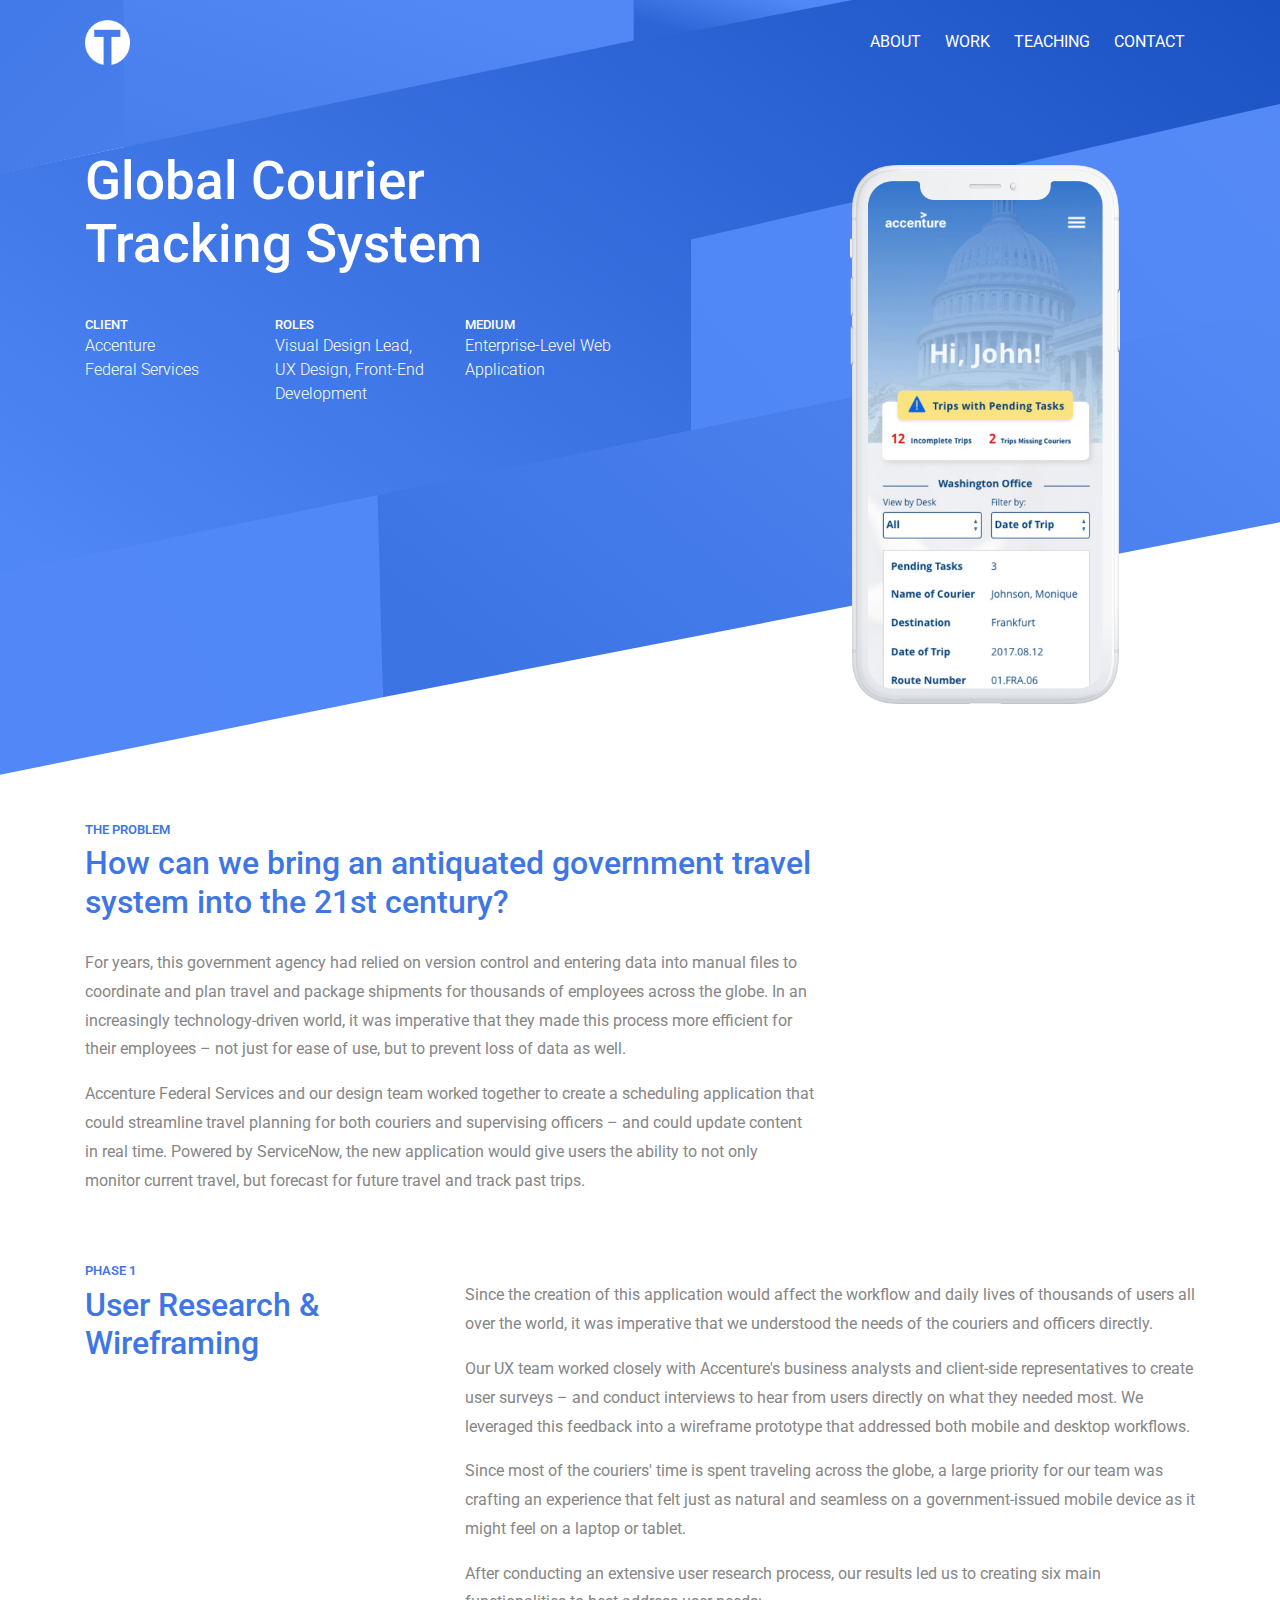
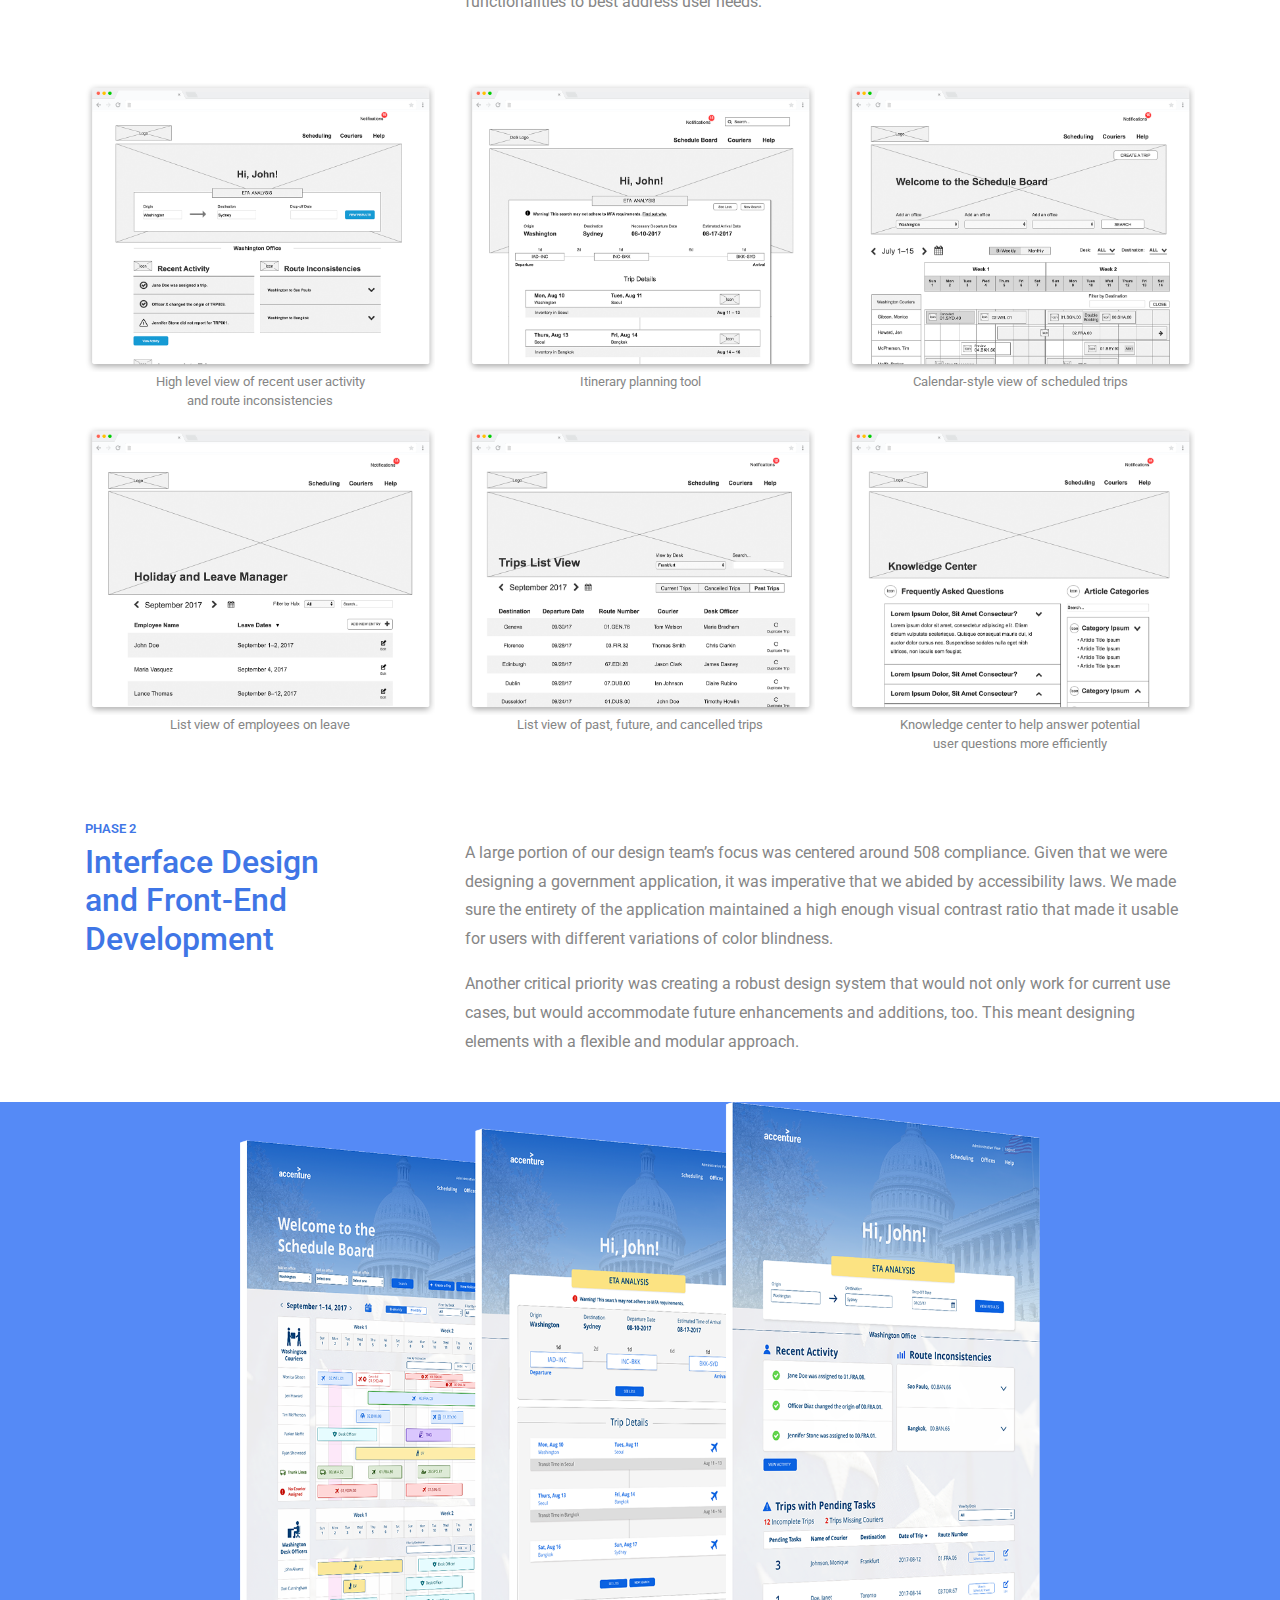
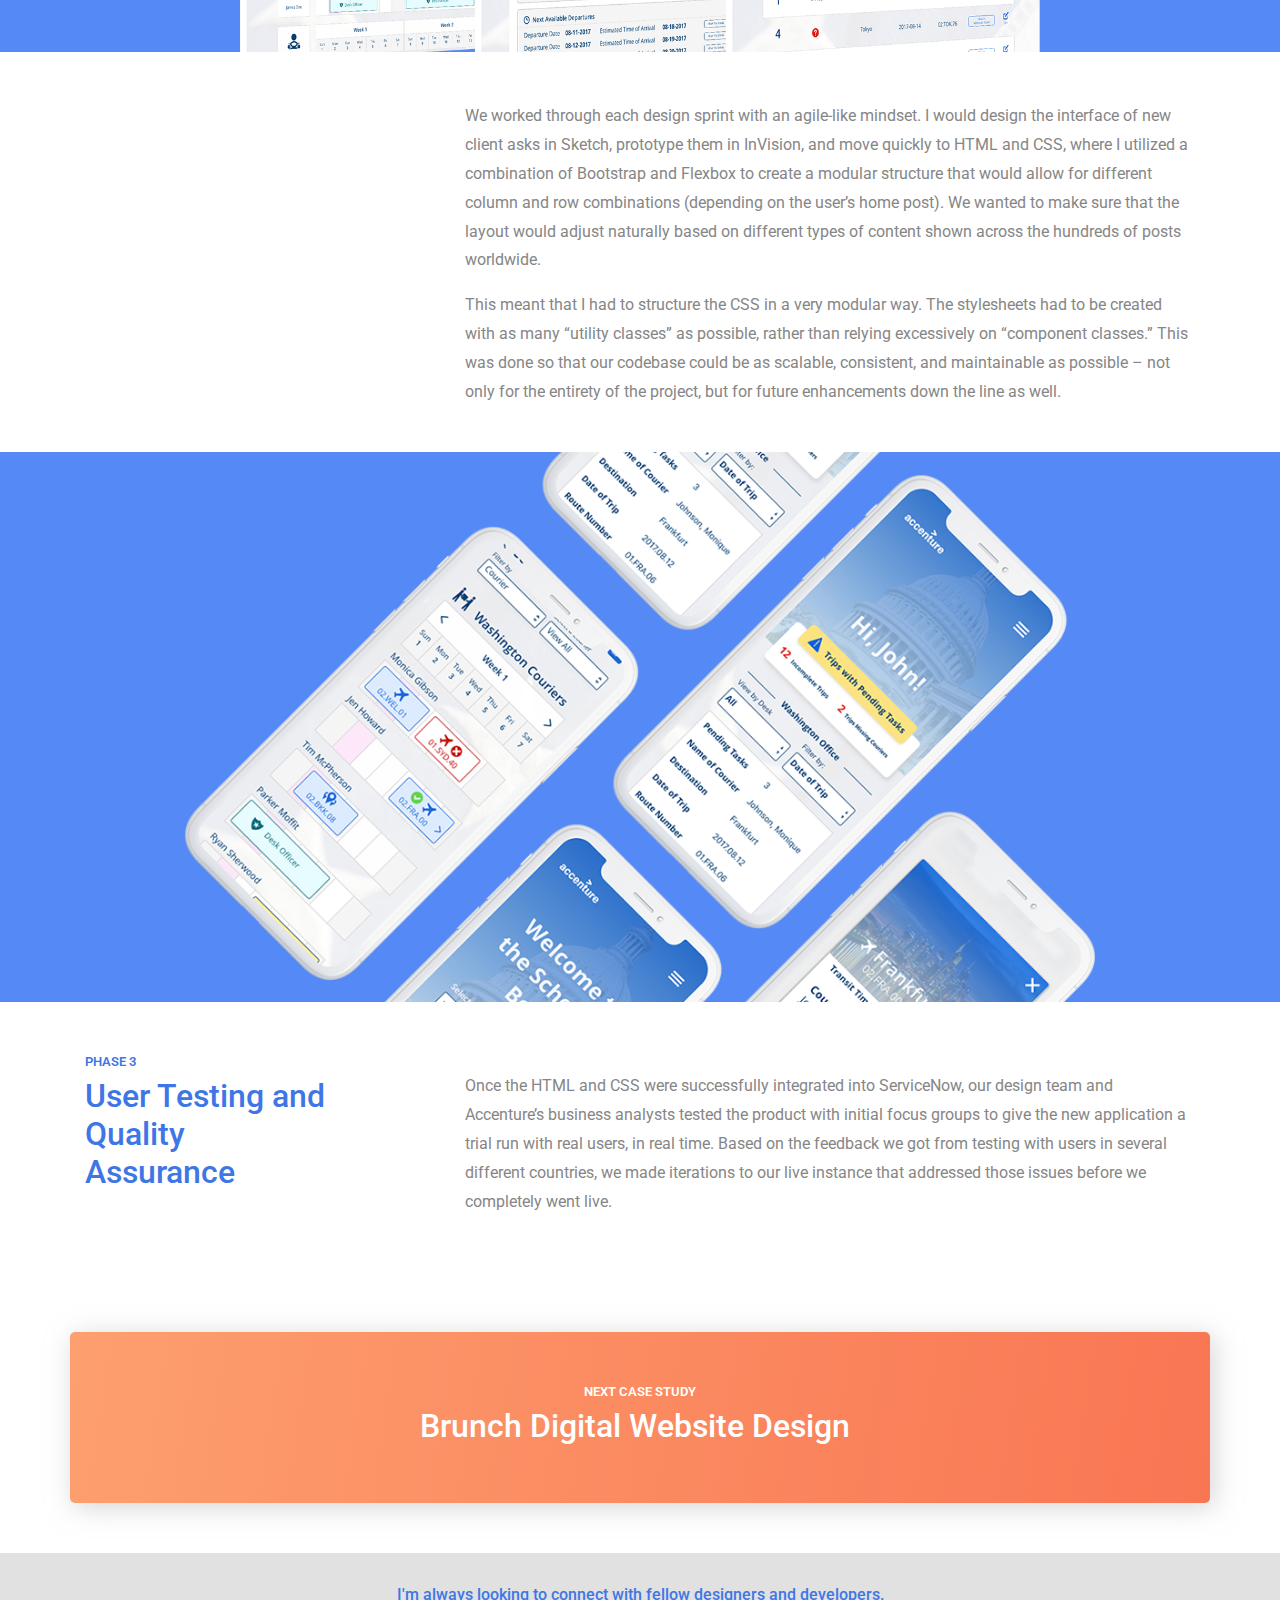
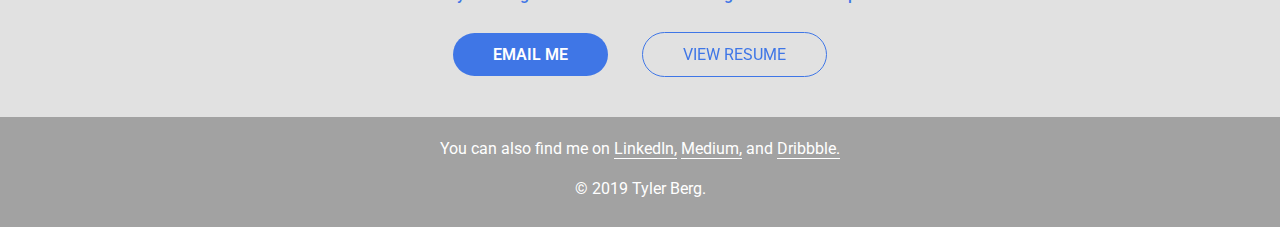
<file: accenture.html>
<!doctype html>
<html lang="en">
  <head>
    <meta charset="utf-8">
    <meta name="viewport" content="width=device-width, initial-scale=1, shrink-to-fit=no">
    <!--Link to favicon-->
    <link rel="icon" href="images/favicon.png">
    <!--CSS Stylesheet links-->
  	<link rel="stylesheet" href="css/bootstrap.css">
  	<link rel="stylesheet" href="css/styles.css">
    <link rel="stylesheet" href="css/animation.css">
    <link rel="stylesheet" href="css/animate.min.css">
    <!--link to google font-->
    <link href="https://fonts.googleapis.com/css?family=Roboto:300,400,500,700,900" rel="stylesheet">
    <!--links to icon font-->
    <link rel="stylesheet" href="https://use.fontawesome.com/releases/v5.5.0/css/all.css" integrity="sha384-B4dIYHKNBt8Bc12p+WXckhzcICo0wtJAoU8YZTY5qE0Id1GSseTk6S+L3BlXeVIU" crossorigin="anonymous">
    <title>Tyler Berg, Interactive Designer</title>
    <script src="http://code.jquery.com/jquery-1.10.1.min.js"></script>
    <script src="js/smooth-scroll.js"></script>
  </head>

<body>

  <div class="afs-wrap">
    <div class="container">
      <div class="row">
        <div class="col-md-12">
          <nav>
            <a href="index.html">
              <img class="tb-logo" src="images/tb-logo-wht.png">
            </a>
            <ul class="nav-elements">
              <li><a data-scroll href="index.html#about">About</a></li>
              <li><a data-scroll href="index.html#projects">Work</a></li>
              <li><a href="http://tylerberg.co/gdes210/" target="_blank">Teaching</a></li>
              <li><a data-scroll href="#contact">Contact</a></li>
            </ul>
          </nav>
        </div>
        <div class="col-md-6 animated fadeInLeft">
          <h1 class="case-title">Global Courier<br>Tracking System</h1>
        </div>
      </div>

      <div class="row animated fadeInLeft">
        <div class="col-md-2">
          <p class="case-category">Client</p>
          <p class="case-value">Accenture <br>Federal Services</p>
        </div>
        <div class="col-md-2">
          <p class="case-category">Roles</p>
          <p class="case-value">Visual Design Lead, UX Design, Front-End Development</p>
        </div>
        <div class="col-md-2">
          <p class="case-category">Medium</p>
          <p class="case-value">Enterprise-Level Web Application</p>
        </div>

        <div class="col-md-6 afs-hero animated fadeInRight">
          <img src="images/afs-hero-2.png">
        </div>
      </div>

      <div class="row arrow-mobile">
        <div class="col-md-6">
          <i class="fas fa-long-arrow-alt-down grey-arrow floating"></i>
        </div>
      </div>
    </div>
  </div>

  <div class="container pt20">
    <div class="row">
      <div class="col-md-8 case-intro-afs">
        <p class="afs-blue sm-subhead">The Problem</p>
        <h3 class="afs-blue pb20">How can we bring an antiquated government travel system into the 21st century?</h3>
        <p class="grey lg-line-sp">For years, this government agency had relied on version control and entering data into manual files to coordinate and plan travel and package shipments for thousands of employees across the globe. In an increasingly technology-driven world, it was imperative that they made this process more efficient for their employees – not just for ease of use, but to prevent loss of data as well.</p>
        <p class="grey lg-line-sp"> Accenture Federal Services and our design team worked together to create a scheduling application that could streamline travel planning for both couriers and supervising officers – and could update content in real time. Powered by ServiceNow, the new application would give users the ability to not only monitor current travel, but forecast for future travel and track past trips. </p>
      </div>
    </div>
  </div>


  <div class="container">
    <!-- wireframing-->
    <div class="row">
      <div class="col-md-3 afs-blue">
        <p class="sm-subhead">Phase 1</p>
        <h3>User Research &amp; Wireframing</h3>
      </div>

      <div class="col-md-8 offset-md-1 grey pt20">
        <p class="lg-line-sp">Since the creation of this application would affect the workflow and daily lives of thousands of users all over the world, it was imperative that we understood the needs of the couriers and officers directly. </p>
        <p class="lg-line-sp">Our UX team worked closely with Accenture's business analysts and client-side representatives to create user surveys – and conduct interviews to hear from users directly on what they needed most. We leveraged this feedback into a wireframe prototype that addressed both mobile and desktop workflows.</p>
        <p class="lg-line-sp">Since most of the couriers' time is spent traveling across the globe, a large priority for our team was crafting an experience that felt just as natural and seamless on a government-issued mobile device as it might feel on a laptop or tablet. </p>
        <p class="lg-line-sp"> After conducting an extensive user research process, our results led us to creating six main functionalities to best address user needs:</p>
      </div>
    </div>

    <div class="row mt50">
      <div class="col-md-4 wf-screenshot">
        <img src="images/afs-wf-home.png">
        <p class="img-caption grey">High level view of recent user activity <br>and route inconsistencies</p>
      </div>
      <div class="col-md-4 wf-screenshot">
        <img src="images/afs-eta.png">
        <p class="img-caption grey">Itinerary planning tool</p>
      </div>
      <div class="col-md-4 wf-screenshot">
        <img src="images/afs-sb.png">
        <p class="img-caption grey">Calendar-style view of scheduled trips</p>
      </div>
      <div class="col-md-4 wf-screenshot">
        <img src="images/afs-leave.png">
        <p class="img-caption grey">List view of employees on leave</p>
      </div>
      <div class="col-md-4 wf-screenshot">
        <img src="images/afs-trips.png">
        <p class="img-caption grey"> List view of past, future, and cancelled trips </p>
      </div>
      <div class="col-md-4 wf-screenshot">
        <img src="images/afs-kb.png">
        <p class="img-caption grey">Knowledge center to help answer potential <br> user questions more efficiently</p>
      </div>
    </div>


<!-- interface design-->
  <div class="row mt50">
    <div class="col-md-3 afs-blue">
      <p class="sm-subhead">Phase 2</p>
      <h3>Interface Design and Front-End Development</h3>
    </div>

    <div class="col-md-8 offset-md-1 grey pt20">
      <p class="lg-line-sp">A large portion of our design team’s focus was centered around 508 compliance. Given that we were designing a government application, it was imperative that we abided by accessibility laws. We made sure the entirety of the application maintained a high enough visual contrast ratio that made it usable for users with different variations of color blindness. </p>
      <p class="lg-line-sp">Another critical priority was creating a robust design system that would not only work for current use cases, but would accommodate future enhancements and additions, too. This meant designing elements with a flexible and modular approach. </p>
    </div>
  </div>
</div>


<div class="afs-ui-wrap mt30">
</div>


<div class="container">
  <div class="row mt50">
    <div class="col-md-8 offset-md-4 grey">
      <p class="lg-line-sp">We worked through each design sprint with an agile-like mindset. I would design the interface of new client asks in Sketch, prototype them in InVision, and move quickly to HTML and CSS, where I utilized a combination of Bootstrap and Flexbox to create a modular structure that would allow for different column and row combinations (depending on the user’s home post). We wanted to make sure that the layout would adjust naturally based on different types of content shown across the hundreds of posts worldwide. </p>
      <p class="lg-line-sp">This meant that I had to structure the CSS in a very modular way. The stylesheets had to be created with as many “utility classes” as possible, rather than relying excessively on “component classes.” This was done so that our codebase could be as scalable, consistent, and maintainable as possible – not only for the entirety of the project, but for future enhancements down the line as well. </p>
    </div>
  </div>
</div>

<div class="afs-mobile-wrap mt30">
</div>

  <!-- user testing -->
  <div class="container">
    <div class="row mt50">
      <div class="col-md-3 afs-blue">
        <p class="sm-subhead">Phase 3</p>
        <h3>User Testing and Quality Assurance</h3>
      </div>

      <div class="col-md-8 offset-md-1 grey pt20">
        <p class="lg-line-sp">Once the HTML and CSS were successfully integrated into ServiceNow, our design team and Accenture’s business analysts tested the product with initial focus groups to give the new application a trial run with real users, in real time. Based on the feedback we got from testing with users in several different countries, we made iterations to our live instance that addressed those issues before we completely went live. </p>
      </div>
    </div>


  <!--up next-->
    <a href="brunch.html"><div class="row mt100">
      <div class="col-md-12 brunch-upnext">
        <p class="sm-subhead">Next Case Study</p>
        <h3>Brunch Digital Website Design <i class="fas fa-long-arrow-alt-right pl10"></i></h3>
      </div>
    </div></a>
  </div><!--container-->

<!--footer begins here-->
<div class="pseudo-foot mt50" id="contact">
  <div class="container">
    <div class="row">
      <div class="col-md-8 offset-md-2 center">
        <p class="sign-off-blue">I'm always looking to connect with fellow designers and developers.</p>
        <a class="blue-btn-solid caps-weight mr30" href="mailto:tyler@tylerberg.co"><span>Email Me</span></a>
        <a class="blue-btn-ghost" href="files/tb-resume.pdf" target="_blank"><span>View Resume</span></a>
      </div>
    </div>
  </div>
</div>

<footer class="foot-case">
  <div class="container">
    <div class="row">
      <div class="col-md-8 offset-md-2 center">
        <p>You can also find me on <a href="https://www.linkedin.com/in/tyler-berg-a2572589/" target="_blank">LinkedIn,</a> <a href="https://medium.com/@tyler_85914" target="_blank">Medium,</a> and <a href="https://dribbble.com/tylerberg" target="_blank">Dribbble.</a> </p>
        <p>&copy; 2019 Tyler Berg.</p>
      </div>
    </div>
  </div>
</footer>



<!--js links-->
<script src="https://ajax.googleapis.com/ajax/libs/jquery/3.2.1/jquery.min.js"></script>
<script src="js/bootstrap.js"></script>

<script>
var scroll = new SmoothScroll('a[href*="#"]');
</script>

</body>
</html>
</file>
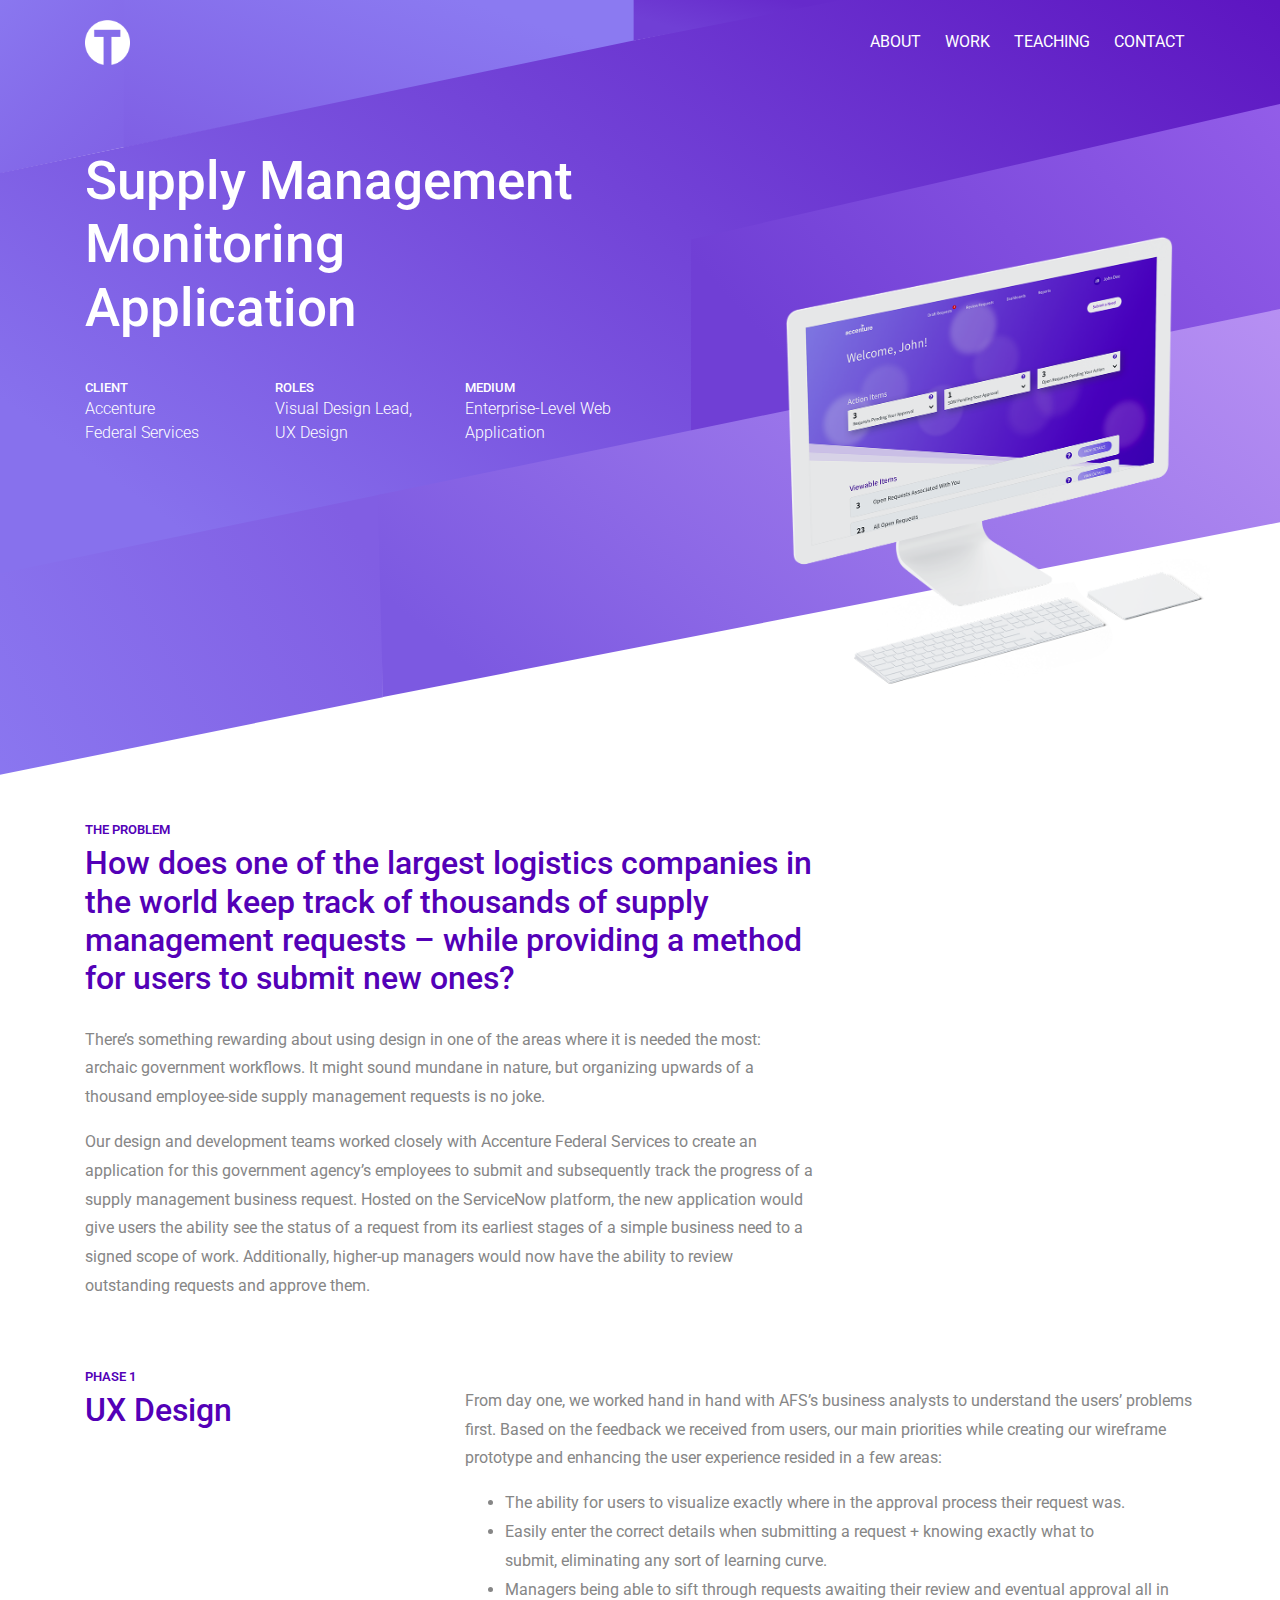
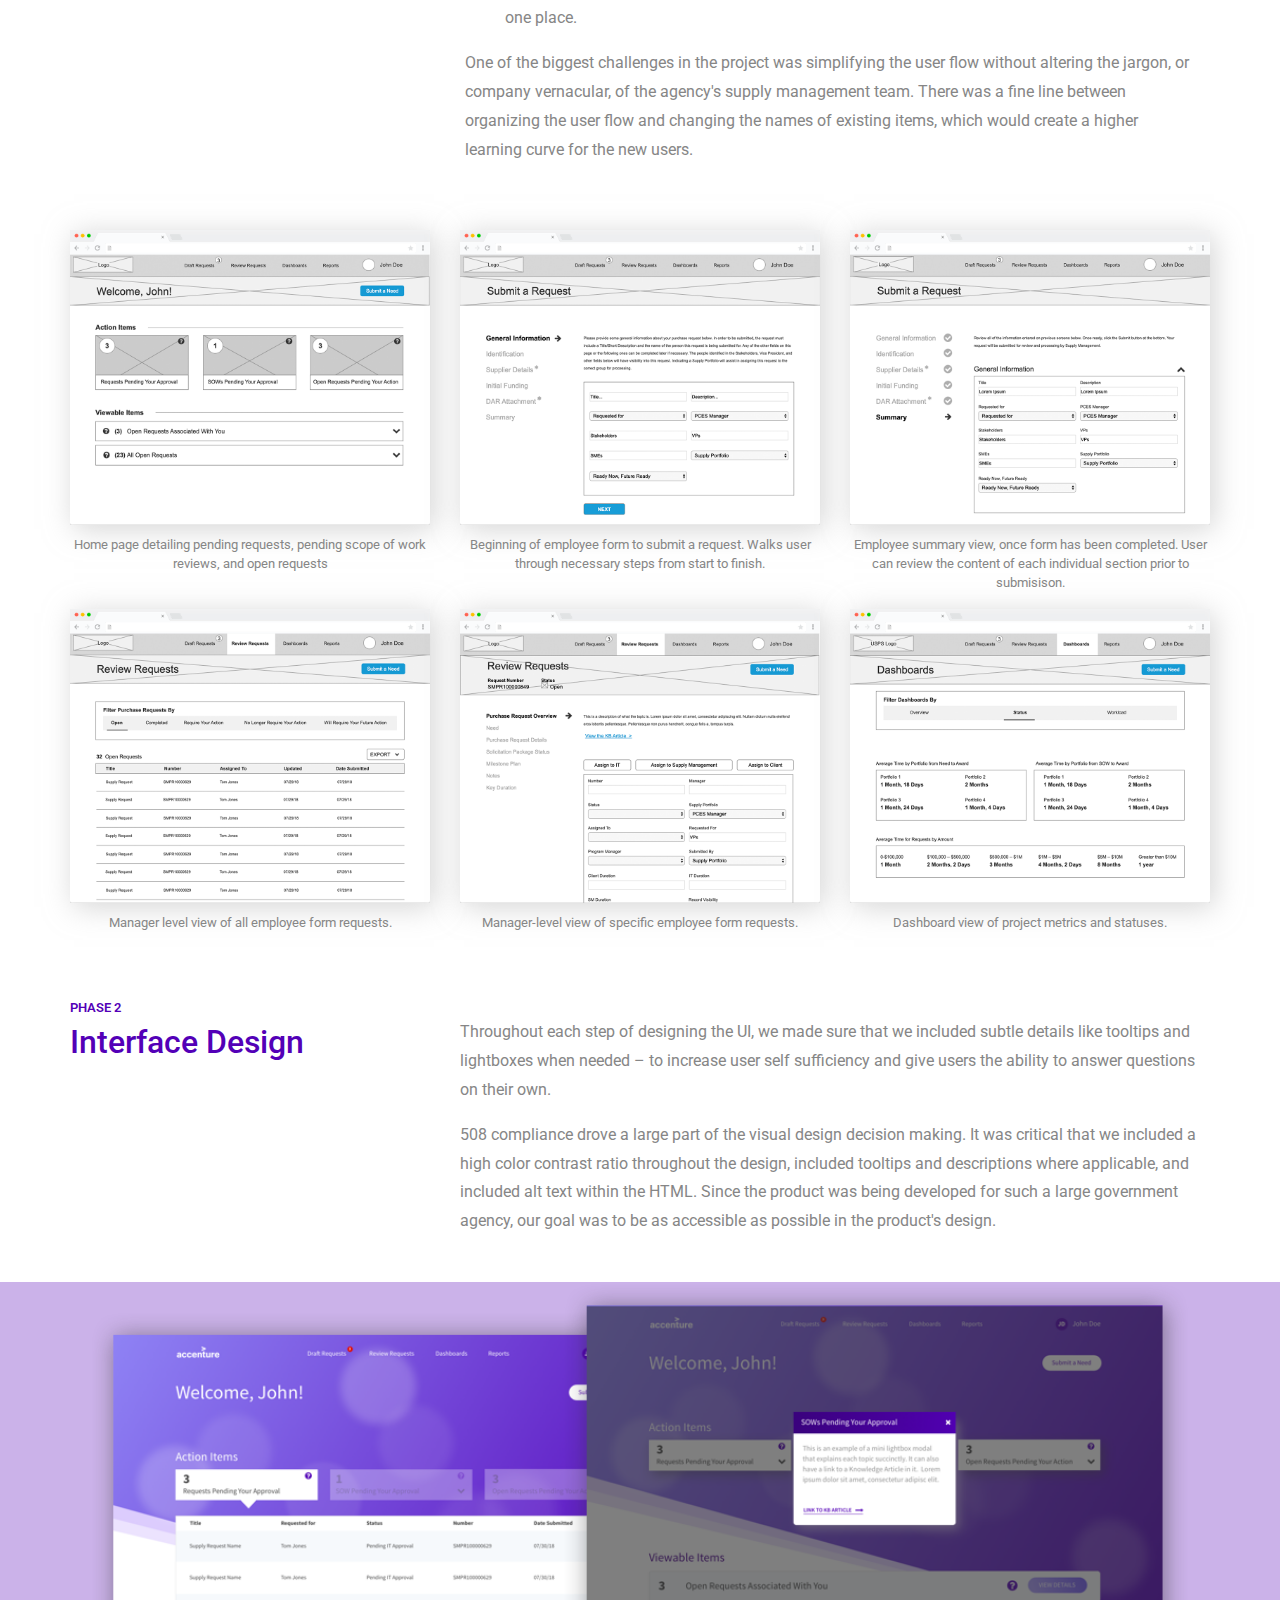
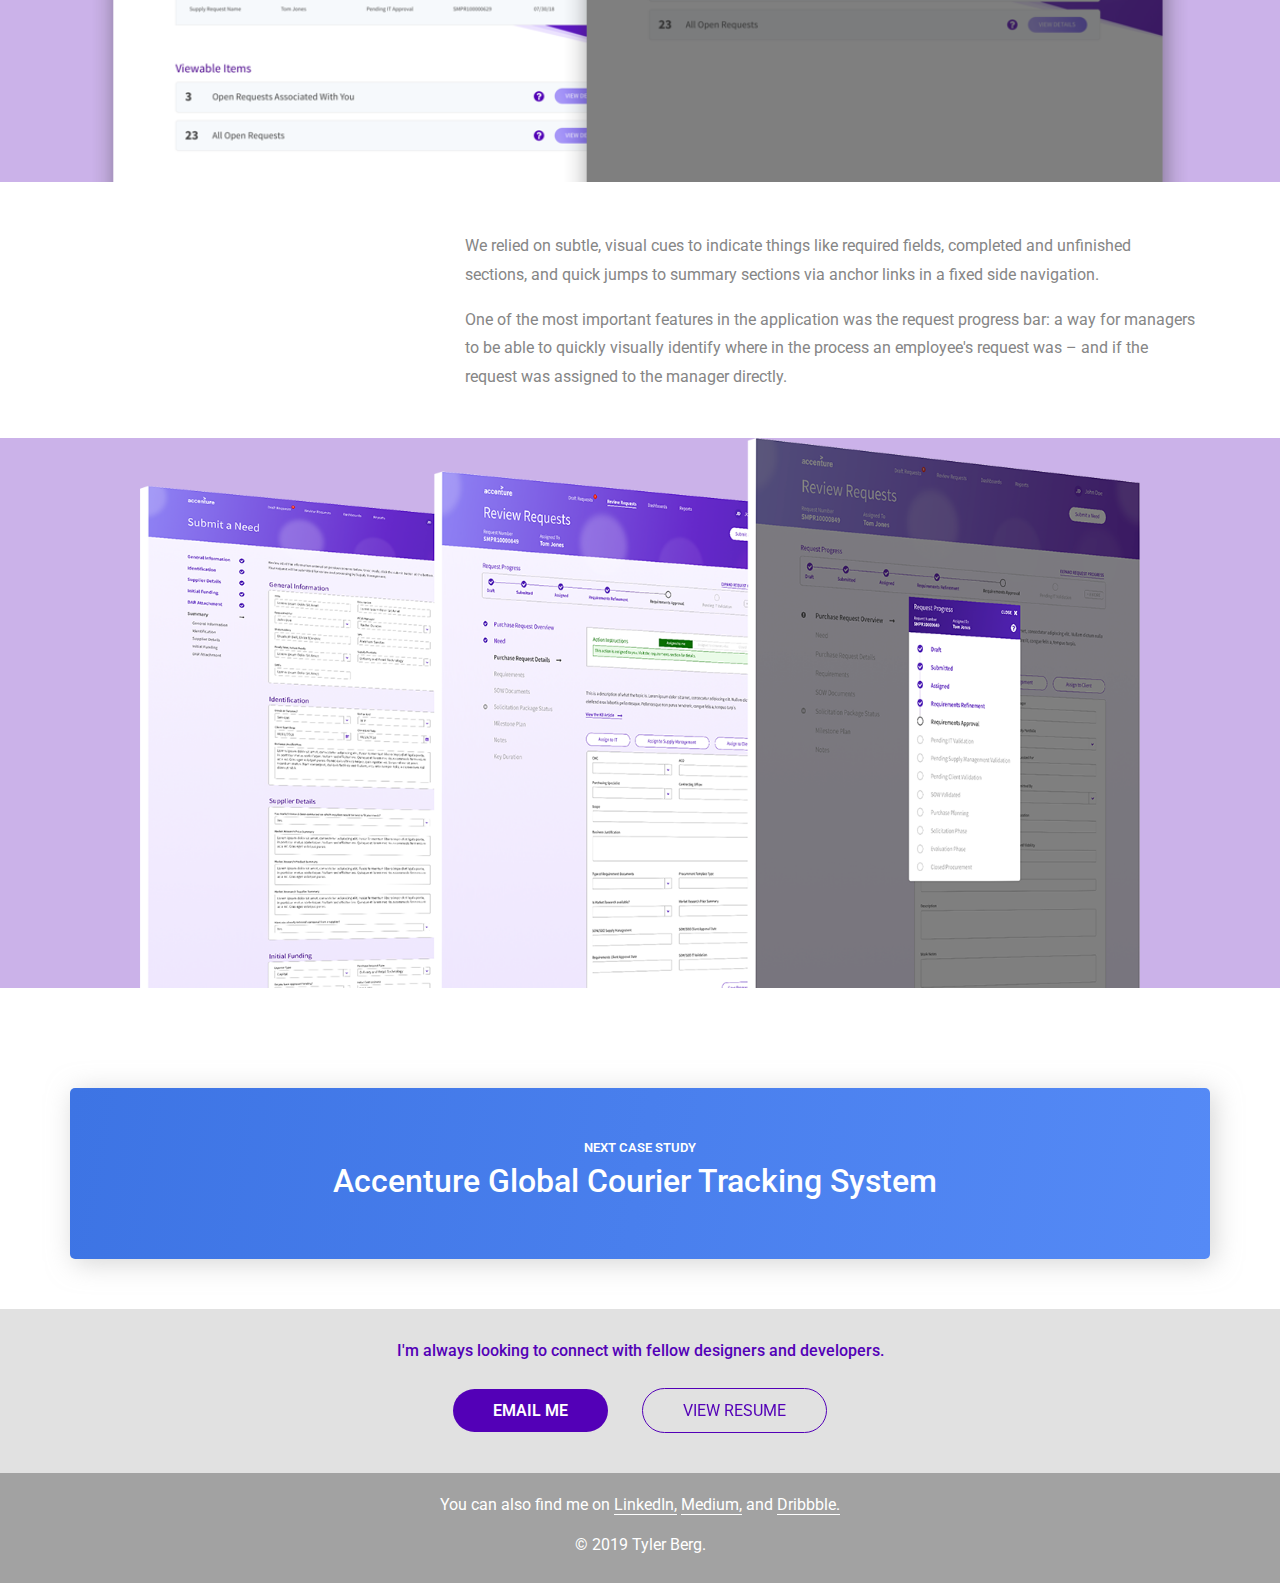
<file: supply-management.html>
<!doctype html>
<html lang="en">
  <head>
    <meta charset="utf-8">
    <meta name="viewport" content="width=device-width, initial-scale=1, shrink-to-fit=no">
    <!--Link to favicon-->
    <link rel="icon" href="images/favicon.png">
    <!--CSS Stylesheet links-->
  	<link rel="stylesheet" href="css/bootstrap.css">
  	<link rel="stylesheet" href="css/styles.css">
    <link rel="stylesheet" href="css/animation.css">
    <link rel="stylesheet" href="css/animate.min.css">
    <!--link to google font-->
    <link href="https://fonts.googleapis.com/css?family=Roboto:300,400,500,700,900" rel="stylesheet">
    <!--links to icon font-->
    <link rel="stylesheet" href="https://use.fontawesome.com/releases/v5.5.0/css/all.css" integrity="sha384-B4dIYHKNBt8Bc12p+WXckhzcICo0wtJAoU8YZTY5qE0Id1GSseTk6S+L3BlXeVIU" crossorigin="anonymous">
    <title>Tyler Berg, Interactive Designer</title>
    <script src="http://code.jquery.com/jquery-1.10.1.min.js"></script>
    <script src="js/smooth-scroll.js"></script>
  </head>

<body>

  <div class="sm-wrap">
    <div class="container">
      <div class="row">
        <div class="col-md-12">
          <nav>
            <a href="index.html">
              <img class="tb-logo" src="images/tb-logo-wht.png">
            </a>
            <ul class="nav-elements">
              <li><a data-scroll href="index.html#about">About</a></li>
              <li><a data-scroll href="index.html#projects">Work</a></li>
              <li><a href="http://tylerberg.co/gdes210/" target="_blank">Teaching</a></li>
              <li><a data-scroll href="#contact">Contact</a></li>
            </ul>
          </nav>
        </div>
        <div class="col-md-6 animated fadeInLeft">
          <h1 class="case-title">Supply Management Monitoring Application</h1>
        </div>
      </div>

      <div class="row animated fadeInLeft">
        <div class="col-md-2">
          <p class="case-category">Client</p>
          <p class="case-value">Accenture <br>Federal Services</p>
        </div>
        <div class="col-md-2">
          <p class="case-category">Roles</p>
          <p class="case-value">Visual Design Lead, UX Design</p>
        </div>
        <div class="col-md-2">
          <p class="case-category">Medium</p>
          <p class="case-value">Enterprise-Level Web Application</p>
        </div>

        <div class="col-md-6 sm-hero animated fadeInRight">
          <img src="images/supply-mgmt-preview.png">
        </div>
      </div>

      <div class="row arrow-mobile">
        <div class="col-md-6">
          <i class="fas fa-long-arrow-alt-down grey-arrow floating"></i>
        </div>
      </div>
    </div>
  </div>

  <div class="container pt20">
    <div class="row">
      <div class="col-md-8 case-intro-sm">
        <p class="sm-purp sm-subhead">The Problem</p>
        <h3 class="sm-purp pb20">How does one of the largest logistics companies in the world keep track of thousands of supply management requests – while providing a method for users to submit new ones? </h3>
        <p class="grey lg-line-sp">There’s something rewarding about using design in one of the areas where it is needed the most: archaic government workflows. It might sound mundane in nature, but organizing upwards of a thousand employee-side supply management requests is no joke.</p>
        <p class="grey lg-line-sp"> Our design and development teams worked closely with Accenture Federal Services to create an application for this government agency’s employees to submit and subsequently track the progress of a supply management business request. Hosted on the ServiceNow platform, the new application would give users the ability see the status of a request from its earliest stages of a simple business need to a signed scope of work. Additionally, higher-up managers would now have the ability to review outstanding requests and approve them. </p>
      </div>
    </div>
  </div>


  <div class="container">
    <!-- wireframing-->
    <div class="row">
      <div class="col-md-3 sm-purp">
        <p class="sm-subhead">Phase 1</p>
        <h3>UX Design</h3>
      </div>

      <div class="col-md-8 offset-md-1 grey pt20">
        <p class="lg-line-sp">From day one, we worked hand in hand with AFS’s business analysts to understand the users’ problems first. Based on the feedback we received from users, our main priorities while creating our wireframe prototype and enhancing the user experience resided in a few areas: </p>
        <ul class="lg-line-sp">
          <li>The ability for users to visualize exactly where in the approval process their request was.</li>
          <li>Easily enter the correct details when submitting a request + knowing exactly what to submit, eliminating any sort of learning curve.</li>
          <li>Managers being able to sift through requests awaiting their review and eventual approval all in one place. </li>
        </ul>
        <p class="lg-line-sp">One of the biggest challenges in the project was simplifying the user flow without altering the jargon, or company vernacular, of the agency's supply management team. There was a fine line between organizing the user flow and changing the names of existing items, which would create a higher learning curve for the new users.</p>
    </div>

    <div class="row mt50">
      <div class="col-md-4 sm-wf-screenshot">
        <img src="images/sm-home.png">
        <p class="img-caption grey">Home page detailing pending requests, pending scope of work reviews, and open requests</p>
      </div>
      <div class="col-md-4 sm-wf-screenshot">
        <img src="images/sm-form-start.png">
        <p class="img-caption grey">Beginning of employee form to submit a request. Walks user through necessary steps from start to finish.</p>
      </div>
      <div class="col-md-4 sm-wf-screenshot">
        <img src="images/sm-form-summary.png">
        <p class="img-caption grey">Employee summary view, once form has been completed. User can review the content of each individual section prior to submisison. </p>
      </div>
      <div class="col-md-4 sm-wf-screenshot">
        <img src="images/sm-all-requests.png">
        <p class="img-caption grey">Manager level view of all employee form requests.</p>
      </div>
      <div class="col-md-4 sm-wf-screenshot">
        <img src="images/sm-review-requests.png">
        <p class="img-caption grey">Manager-level view of specific employee form requests.</p>
      </div>
      <div class="col-md-4 sm-wf-screenshot">
        <img src="images/sm-dashboard.png">
        <p class="img-caption grey">Dashboard view of project metrics and statuses.</p>
      </div>
    </div>


<!-- interface design-->
  <div class="row mt50 mobile-pad">
    <div class="col-md-3 sm-purp">
      <p class="sm-subhead">Phase 2</p>
      <h3>Interface Design</h3>
    </div>

    <div class="col-md-8 offset-md-1 grey pt20">
      <p class="lg-line-sp">Throughout each step of designing the UI, we made sure that we included subtle details like tooltips and lightboxes when needed – to increase user self sufficiency and give users the ability to answer questions on their own. </p>
      <p class="lg-line-sp">508 compliance drove a large part of the visual design decision making. It was critical that we included a high color contrast ratio throughout the design, included tooltips and descriptions where applicable, and included alt text within the HTML. Since the product was being developed for such a large government agency, our goal was to be as accessible as possible in the product's design.</p>
    </div>
  </div>
</div>
</div>

<div class="sm-home-wrap mt30">
</div>


<div class="container">
  <div class="row mt50">
    <div class="col-md-8 offset-md-4 grey">
      <p class="lg-line-sp">We relied on subtle, visual cues to indicate things like required fields, completed and unfinished sections, and quick jumps to summary sections via anchor links in a fixed side navigation.</p>
      <p class="lg-line-sp">One of the most important features in the application was the request progress bar: a way for managers to be able to quickly visually identify where in the process an employee's request was – and if the request was assigned to the manager directly. </p>
    </div>
  </div>
</div>

  <div class="sm-review-wrap mt30">
  </div>


  <!--up next-->
  <div class="container">
    <a href="accenture.html"><div class="row mt100">
      <div class="col-md-12 afs-upnext">
        <p class="sm-subhead">Next Case Study</p>
        <h3>Accenture Global Courier Tracking System <i class="fas fa-long-arrow-alt-right pl10"></i></h3>
      </div>
    </div></a>
  </div><!--container-->

<!--footer begins here-->
<div class="pseudo-foot mt50" id="contact">
  <div class="container">
    <div class="row">
      <div class="col-md-8 offset-md-2 center">
        <p class="sign-off-purp">I'm always looking to connect with fellow designers and developers.</p>
        <a class="purp-btn-solid caps-weight mr30" href="mailto:tyler@tylerberg.co"><span>Email Me</span></a>
        <a class="purp-btn-ghost" href="files/tb-resume.pdf" target="_blank"><span>View Resume</span></a>
      </div>
    </div>
  </div>
</div>

<footer class="foot-case">
  <div class="container">
    <div class="row">
      <div class="col-md-8 offset-md-2 center">
        <p>You can also find me on <a href="https://www.linkedin.com/in/tyler-berg-a2572589/" target="_blank">LinkedIn,</a> <a href="https://medium.com/@tyler_85914" target="_blank">Medium,</a> and <a href="https://dribbble.com/tylerberg" target="_blank">Dribbble.</a> </p>
        <p>&copy; 2019 Tyler Berg.</p>
      </div>
    </div>
  </div>
</footer>



<!--js links-->
<script src="https://ajax.googleapis.com/ajax/libs/jquery/3.2.1/jquery.min.js"></script>
<script src="js/bootstrap.js"></script>

<script>
var scroll = new SmoothScroll('a[href*="#"]');
</script>

</body>
</html>
</file>
<file: css/styles.css>
/*Stylesheet typography organization */

body {
  font-family: 'Roboto', sans-serif;
  overflow-x: hidden;
  max-width: 100%;
}

html {
  overflow-x: hidden;
}

/* ::selection {
  background-color: #a786ff;
} */

h1 {
  font-size: 3.3em;
}

h2 {
  font-size: 2.827em;
}

h3 {
  font-size: 1.999em;
}

h4 {
  font-size: 1.414em;
}

a {
  text-decoration: none;
}

a:hover {
  text-decoration: none;
}

/* Utility classes */

.mt170 {
  margin-top: 170px;
}

.pt150 {
  padding-top: 150px;
}

.mt100 {
  margin-top: 100px;
}

.pr90 {
  padding-right: 90px;
}

.mt80 {
  margin-top: 80px;
}

.pt80 {
  padding-top: 80px;
}

.pl50 {
  padding-left: 50px;
}

.mt50 {
  margin-top: 50px;
}

.pt30 {
  padding-top: 30px;
}

.pl30 {
  padding-left: 30px;
}

.mr30 {
  margin-right: 30px;
}

.mt30 {
  margin-top: 30px;
}

.pb20 {
  padding-bottom: 20px;
}

.pt20 {
  padding-top: 20px;
}

.pl10 {
  padding-left: 10px;
}

.pl0 {
  padding-left: 0;
}

.caps-weight {
  font-weight: 600;
  text-transform: uppercase;
}

.mid-weight {
  font-weight: 400;
}

.center {
  text-align: center;
}

.lg-line-sp {
  line-height: 1.8rem;
}


.sm-subhead {
  font-size: 0.8em;
  text-transform: uppercase;
  font-weight: 600;
  margin-bottom: 5px;
}

.grey {
  color: #868686;
}

/* Hero area styling */

.tb-logo {
  width: 45px;
  margin-top: 20px;
}

.nav-elements {
  float: right;
  padding: 30px 0 0 0;
}

.nav-elements a {
  color: #fff;
  text-decoration: none;
  text-transform: uppercase;
  transition: 0.2s;
  padding-bottom: 2px;
}

.nav-elements a:hover {
  border-bottom: 1px solid #fff;
}

.nav-elements li {
  display: inline-block;
  padding: 0 10px 0 10px;
}

.nav-elements-blue {
  float: right;
  padding: 30px 0 0 0;
}

.nav-elements-blue a {
  color: #050082;
  text-decoration: none;
  text-transform: uppercase;
  transition: 0.2s;
  padding-bottom: 2px;
}

.nav-elements-blue a:hover {
  border-bottom: 1px solid #050082;
}

.nav-elements-blue li {
  display: inline-block;
  padding: 0 10px 0 10px;
}

.button-pad {
  margin-right: 30px;
}

.bg-wrap {
  background-image: url("../images/hero-bg.svg");
  background-repeat: no-repeat;
  background-position: bottom;
  background-size: cover;
  max-width: 100%;
  height: 800px;
}

.name-headline {
  color: #DCDCDC;
  padding: 80px 0 10px 0;
}

.name-headline span {
  color: #7C4FF8;
  font-weight: 900;
  letter-spacing: 1.5px;
}

.subhead-hero {
  color: #DCDCDC;
  font-weight: 300;
  padding: 0 0 80px 0;
}

.grey-arrow {
  color: #DCDCDC;
  font-size: 3.3em;
  padding: 120px 0 0 0;
}

.blue-arrow {
  color: #050082;
  font-size: 3.3em;
  padding: 120px 0 0 0;
}

/*link styling*/

.gen-body-link {
  color: #7C4FF8;
  transition: 0.2s ease-out;
}

.gen-body-link:hover {
  color: #2e0b90;
  text-decoration: none;
}

/*button styling*/

.primary-btn {
  padding: 12px 40px 12px 40px;
  color: #fff;
  text-decoration: none;
  border-radius: 28px;
  position: relative;
  background-image: linear-gradient(261deg, #ac77ff, #7442ff);
  -webkit-backface-visibility: hidden;
  z-index: 1;
  white-space: nowrap;
}

.navy-btn-solid {
  padding: 12px 40px 12px 40px;
  color: #fff;
  text-decoration: none;
  border-radius: 28px;
  position: relative;
  background-color: #050082;
  -webkit-backface-visibility: hidden;
  z-index: 1;
  white-space: nowrap;
  transition: 0.3s;
}

.navy-btn-solid:hover {
  color: #050082;
  border: 1px solid #050082;
  background-color: transparent;
}

.navy-btn-ghost {
  padding: 12px 40px 12px 40px;
  color: #050082;
  border: 1px solid #050082;
  text-decoration: none;
  text-transform: uppercase;
  border-radius: 28px;
  position: relative;
  background-color: transparent;
  -webkit-backface-visibility: hidden;
  z-index: 1;
  white-space: nowrap;
  transition: 0.3s;
}

.navy-btn-ghost:hover {
  color: #fff;
  background-color: #050082;
}

.orange-btn-solid:hover {
  color: #fff;
  border: 1px solid #EC4917;
  background-color: transparent;
}

.orange-btn-solid {
  padding: 12px 40px 12px 40px;
  color: #fff;
  text-decoration: none;
  border-radius: 28px;
  position: relative;
  background-color: #EC4917;
  -webkit-backface-visibility: hidden;
  z-index: 1;
  white-space: nowrap;
  transition: 0.3s;
}

.orange-btn-solid:hover {
  color: #EC4917;
  border: 1px solid #EC4917;
  background-color: transparent;
}

.orange-btn-ghost {
  padding: 12px 40px 12px 40px;
  color: #EC4917;
  border: 1px solid #EC4917;
  text-decoration: none;
  text-transform: uppercase;
  border-radius: 28px;
  position: relative;
  background-color: transparent;
  -webkit-backface-visibility: hidden;
  z-index: 1;
  white-space: nowrap;
  transition: 0.3s;
}

.orange-btn-ghost:hover {
  color: #fff;
  background-color: #EC4917;
}

/*purp button styling */
.purp-btn-solid:hover {
  color: #fff;
  border: 1px solid #5300B7;
  background-color: transparent;
}

.purp-btn-solid {
  padding: 12px 40px 12px 40px;
  color: #fff;
  text-decoration: none;
  border-radius: 28px;
  position: relative;
  background-color: #5300B7;
  -webkit-backface-visibility: hidden;
  z-index: 1;
  white-space: nowrap;
  transition: 0.3s;
}

.purp-btn-solid:hover {
  color: #5300B7;
  border: 1px solid #5300B7;
  background-color: transparent;
}

.purp-btn-ghost {
  padding: 12px 40px 12px 40px;
  color: #5300B7;
  border: 1px solid #5300B7;
  text-decoration: none;
  text-transform: uppercase;
  border-radius: 28px;
  position: relative;
  background-color: transparent;
  -webkit-backface-visibility: hidden;
  z-index: 1;
  white-space: nowrap;
  transition: 0.3s;
}

.purp-btn-ghost:hover {
  color: #fff;
  background-color: #5300B7;
}


.blue-btn-solid {
  padding: 12px 40px 12px 40px;
  color: #fff;
  text-decoration: none;
  border-radius: 28px;
  position: relative;
  background-color: #3F76E6;
  -webkit-backface-visibility: hidden;
  z-index: 1;
  white-space: nowrap;
  transition: 0.3s;
}

.blue-btn-solid:hover {
  color: #3F76E6;
  border: 1px solid #3F76E6;
  background-color: transparent;
}

.blue-btn-ghost {
  padding: 12px 40px 12px 40px;
  color: #3F76E6;
  border: 1px solid #3F76E6;
  text-decoration: none;
  text-transform: uppercase;
  border-radius: 28px;
  position: relative;
  background-color: transparent;
  -webkit-backface-visibility: hidden;
  z-index: 1;
  white-space: nowrap;
  transition: 0.3s;
}

.blue-btn-ghost:hover {
  color: #fff;
  background-color: #3F76E6;
}

.primary-btn:hover{
  color: #fff;
  text-decoration: none;
  opacity: 1;
}

.primary-btn:after {
  position: absolute;
  content: '';
  top: 0;
  left: 0;
  width: 100%;
  height: 100%;
  border-radius: 28px;
  background-image: linear-gradient(81deg, #ac77ff, #7442ff);
  transition: opacity 0.5s ease-out;
  z-index: 2;
  opacity: 0;
}

.primary-btn:hover:after {
  opacity: 1;
}

.primary-btn span {
  position: relative;
  z-index: 3;
}

.secondary-btn {
  padding: 12px 40px 12px 40px;
  border-radius: 28px;
  background-image: linear-gradient(254deg, #e9dfff, #cebcff);
  color: #7C4FF8;
  position: relative;
  -webkit-backface-visibility: hidden;
  z-index: 1;
  text-transform: uppercase;
  text-decoration: none;
  font-weight: 600;
  white-space: nowrap;
}

.secondary-btn:hover{
  color: #7C4FF8;
  text-decoration: none;
}

.secondary-btn:after {
  position: absolute;
  content: '';
  top: 0;
  left: 0;
  width: 100%;
  height: 100%;
  border-radius: 28px;
  background-image: linear-gradient(74deg, #fff, #cebcff);
  transition: opacity 0.5s ease-out;
  z-index: 2;
  opacity: 0;
}

.secondary-btn:hover:after {
  opacity: 1;
}

.secondary-btn span {
  position: relative;
  z-index: 3;
}

.tertiary-btn {
  background-color: transparent;
  padding: 12px 40px 12px 40px;
  border-radius: 28px;
  border: 1px solid #7B49FF;
  color: #7B49FF;
  text-transform: uppercase;
  text-decoration: none;
  font-weight: 400;
  white-space: nowrap;
  position: relative;
  -webkit-backface-visibility: hidden;
  z-index: 1;
  transition: 0.2s ease;
}

.tertiary-btn:hover {
  text-decoration: none;
  color: #fff;
}

.tertiary-btn:after {
  position: absolute;
  content: '';
  top: 0;
  left: 0;
  width: 100%;
  height: 100%;
  border-radius: 28px;
  background-image: linear-gradient(81deg, #ac77ff, #7442ff);
  transition: opacity 0.5s ease-out;
  z-index: 2;
  opacity: 0;
}

.tertiary-btn:hover:after {
  opacity: 1;
}

.tertiary-btn span {
  position: relative;
  z-index: 3;
}

/*Bio styling */

.summary {
  color: #868686;
  font-weight: 300;
  line-height: 2rem;
  margin-top: 50px;
}

.pull-indent {
  margin-top: 40px;
  border-left: 3px solid #7C4FF8;
  color: #868686;
}

.tyler {
  display: inline;
  text-align: center;
}

.tyler img {
  width: 200px;
}

/*Home page work styles */
.work-wrap {
  background-image: url("../images/port-bg2.png");
  background-repeat: no-repeat;
  background-position: top;
  background-size: cover;
  max-width: 100%;
  height: 2300px;
}

.projects-header {
  margin: 250px 0 0 0;
  text-align: center;
  color: #7C4FF8;
  font-weight: 900;
}

hr {
  border-top: 2px solid #7C4FF8;
  width: 80px;
  padding-bottom: 75px;
}

.client-name {
  color: #868686;
  margin-bottom: 5px;
}

.project-name {
  color: #868686;
  font-weight: 700;
  padding-bottom: 10px;
  line-height: 3.3rem;
}

.project-summary {
  font-weight: 300;
  color: #868686;
  margin-bottom: 80px;
}

.afs-preview {
  background-image: linear-gradient(314deg, #A5C1FB, #3C7AF6);
  height: 480px;
  z-index: 1;
  position: relative;
}

.afs-preview img {
  width: 300px;
  position: absolute;
  bottom: 5px;
  left: 130px;
}

.full-width {
  width: 100%;
}

.brunch-preview {
  background-image: linear-gradient(314deg, #FF6A31, #FFB86B);
  height: 480px;
  z-index: 1;
  position: relative;
}

.brunch-preview img {
  width: 490px;
  position: absolute;
  bottom: 25px;
  left: 40px;
}

.h-inn-preview {
  background-image: linear-gradient(314deg, #8ED6F2, #8EEAF2);
  height: 480px;
  z-index: 1;
  position: relative;
}

.h-inn-preview img {
  width: 600px;
  position: absolute;
  bottom: 0;
  left: 0;
}

.supply-mgmt-preview {
  background-image: linear-gradient(314deg, #5300b74d, #8E81F4);
  height: 480px;
  z-index: 1;
  position: relative;
}

.supply-mgmt-preview img {
  width: 430px;
  position: absolute;
  bottom: 10px;
  left: 50px;
}

.preview-pad {
  padding-top: 50px;
  padding-left: 50px;
}

/*Footer styling*/

.pseudo-foot {
  background-color: #E1E1E1;
  padding: 30px 0 50px 0;
}

.sign-off {
  color: #7B49FF;
  font-weight: 500;
  padding-bottom: 20px;
}

.sign-off-navy {
  color: #050082;
  font-weight: 500;
  padding-bottom: 20px;
}

.sign-off-blue {
  color: #3F76E6;
  font-weight: 500;
  padding-bottom: 20px;
}

.sign-off-orange {
  color: #EC4917;
  font-weight: 500;
  padding-bottom: 20px;
}

.sign-off-purp {
  color: #5300B7;
  font-weight: 500;
  padding-bottom: 20px;
}

.foot-home {
  background-image: linear-gradient(261deg, #ac77ff, #7442ff);
  color: #fff;
  padding: 20px 0 10px 0;
}

.foot-home a {
  border-bottom: 1px solid #fff;
  color: #fff;
  transition: 0.2s ease;
}

.foot-home a:hover {
  border-bottom: 1px solid #000000;
  color: #000000;
  text-decoration: none;
  font-weight: 900;
}

.foot-case {
  background-color: #a2a2a2;
  color: #fff;
  padding: 20px 0 10px 0;
}

.foot-case a {
  border-bottom: 1px solid #fff;
  color: #fff;
  transition: 0.2s ease;
}

.foot-case a:hover {
  border-bottom: 1px solid #000000;
  color: #000000;
  text-decoration: none;
  font-weight: 900;
}

/*specific case study styles */

/*ACCENTURE*/

.afs-wrap {
  background-image: url("../images/afs-bg.svg");
  background-repeat: no-repeat;
  background-position: bottom;
  background-size: cover;
  max-width: 100%;
  height: 800px;
}

.afs-ui-wrap {
  background-color: #558AF6;
  background-image: url("../images/afs-ui-stack.png");
  background-repeat: no-repeat;
  background-position: top;
  height: 550px;
  background-size: 800px;
}

.afs-mobile-wrap {
  background-color: #558AF6;
  background-image: url("../images/afs-mobile-stack.png");
  background-repeat: no-repeat;
  background-position: center;
  height: 550px;
  background-size: 910px;
}

.case-intro, .case-intro-sm, .case-intro-afs {
  margin-bottom: 50px;
}

.case-title {
  color: #fff;
  padding: 80px 0 30px 0;
}

.case-category {
  font-weight: 500;
  color: #fff;
  margin-bottom: 0;
  text-transform: uppercase;
  font-size: 0.8em;
}

.case-value {
  color: #fff;
  font-weight: 300;
}

.afs-hero img{
  width: 270px;
  position: absolute;
  right: 90px;
  top: -150px;
}

.afs-blue {
  color: #3F76E6;
}

.wf-screenshot img{
  width: 100%;
}

.wf-screenshot-lg img{
  width: 100%;
}

.img-caption {
  font-size: 0.8em;
  text-align: center;
}

.mockup-photo {
  width: 100%;
}

.afs-upnext {
  box-shadow: 4px 4px 27px 0 rgba(171, 171, 171, 0.5);
  background-image: linear-gradient(99deg, #3d74e4, #558af6);
  border-radius: 5px;
  color: #fff;
  text-align: center;
  padding: 50px;
  transition: 0.25s ease-in;
}

.afs-upnext:hover {
  box-shadow: 20px 19px 27px 0 rgba(171, 171, 171, 0.5);
  transform: translateY(-2px);
}

.brunch-upnext {
  box-shadow: 4px 4px 27px 0 rgba(171, 171, 171, 0.5);
  background-image: linear-gradient(99deg, #FD9F6F, #F97653);
  border-radius: 5px;
  color: #fff;
  text-align: center;
  padding: 50px;
  transition: 0.25s ease-in;
}

.brunch-upnext:hover {
  box-shadow: 20px 19px 27px 0 rgba(171, 171, 171, 0.5);
  transform: translateY(-2px);
}

.h-inn-upnext {
  box-shadow: 4px 4px 27px 0 rgba(171, 171, 171, 0.5);
  background-image: linear-gradient(279deg, #8ed6f2, #8eeaf2);
  border-radius: 5px;
  color: #050082;
  text-align: center;
  padding: 50px;
  transition: 0.25s ease-in;
}

.h-inn-upnext:hover {
  box-shadow: 20px 19px 27px 0 rgba(171, 171, 171, 0.5);
  transform: translateY(-2px);
}

.sm-upnext {
  box-shadow: 4px 4px 27px 0 rgba(171, 171, 171, 0.5);
  background-image: linear-gradient(279deg, #815EE3, #8B79F1);
  border-radius: 5px;
  color: #fff;
  text-align: center;
  padding: 50px;
  transition: 0.25s ease-in;
}

.sm-upnext:hover {
  box-shadow: 20px 19px 27px 0 rgba(171, 171, 171, 0.5);
  transform: translateY(-2px);
}




/*Brunch*/

.brunch-wrap {
  background-image: url("../images/brunch-bg.svg");
  background-repeat: no-repeat;
  background-position: bottom;
  background-size: cover;
  max-width: 100%;
  height: 800px;
}

.brunch-hero img {
  width: 500px;
  position: absolute;
  right: 0;
  top: -80px;
}

.brunch-orange {
  color: #EC4917;
}

.brunch-orange-link {
  color: #EC4917;
  transition: 0.2s;
}

.brunch-orange-link:hover {
  text-decoration: none;
  color: #EC4917;
  border-bottom: 1px solid #EC4917;
}

.case-wrap {
  background-image: url("../images/case-bg.png");
  background-repeat: no-repeat;
  background-position: top;
  background-size: cover;
  max-width: 100%;
  height: 2250px;
  padding: 40px 0 0 0;
}

.brunch-trio-wrap {
  background-color: #405182;
  background-image: url("../images/brunch-ipads.png");
  background-repeat: no-repeat;
  background-position: top;
  height: 450px;
  background-size: 1000px;
}

/* .brunch-revised img {
  width: 1000px;
  padding-bottom: 30px;
} */

.brunch-revised-wrap {
  background-color: #405182;
  background-image: url("../images/brunch-revised-group.png");
  background-repeat: no-repeat;
  background-position: top;
  height: 800px;
  background-size: 1000px;
}

.br-ss img{
  width: 100%;
  box-shadow: 4px 4px 27px 0 rgba(171, 171, 171, 0.5);
}

/*HUMMINGBIRD CASE STUDY STYLING */

.h-inn-wrap {
  background-image: url("../images/h-inn-bg.svg");
  background-repeat: no-repeat;
  background-position: bottom;
  background-size: cover;
  max-width: 100%;
  height: 800px;
}

.case-title-blue {
  color: #050082;
  padding: 80px 0 30px 0;
}

.case-category-blue {
  font-weight: 500;
  color: #050082;
  margin-bottom: 0;
  text-transform: uppercase;
  font-size: 0.8em;
}

.case-value-blue {
  color: #050082;
  font-weight: 300;
}

.h-inn-hero img{
  width: 570px;
  position: absolute;
  right: -110px;
  top: -170px;
}

.h-inn-blue {
  color: #050082;
}

.h-inn-link {
  color: #050082;
  transition: 0.2s;
}

.h-inn-link:hover {
  text-decoration: none;
  color: #050082;
  border-bottom: 1px solid #050082;
}

.logo-ss img {
  width: 550px;
}

.final-logo img {
  width: 160px;
}

.hi-img-wrap {
  background-image: url("../images/flag-resized.jpg");
  background-repeat: no-repeat;
  background-size: cover;
  background-position: center;
  max-width: 100%;
  height: 500px;
}

.hi-web img{
  width: 1000px;
  padding-bottom: 30px;
}

.hi-mobile-wrap {
  background-color: #b6f7fd;
  background-image: url("../images/hi-mobile-trio.png");
  background-repeat: no-repeat;
  background-size: cover;
  background-position: top center;
  height: 500px;
}

/* .hi-mobile-wrap img {
  width: 1000px;
} */

/*Supply Mgmt Case Study Styling */

.sm-hero img{
  width: 440px;
  position: absolute;
  right: 0px;
  top: -150px;
}

.sm-wrap {
  background-image: url("../images/sm-bg.svg");
  background-repeat: no-repeat;
  background-position: bottom;
  background-size: cover;
  max-width: 100%;
  height: 800px;
}

.sm-purp {
  color: #5300B7;
}

.sm-wf-screenshot img{
  width: 100%;
  box-shadow: 4px 4px 27px 0 rgba(171, 171, 171, 0.5);
  margin-bottom: 10px;
}

.sm-home-wrap {
  background-color: #5300b74d;
  background-image: url("../images/sm-home-duo.png");
  background-repeat: no-repeat;
  background-position: top;
  height: 500px;
  background-size: 1100px;
}

.sm-review-wrap {
  background-color: #5300b74d;
  background-image: url("../images/sm-review-trio.png");
  background-repeat: no-repeat;
  background-position: top;
  height: 550px;
  background-size: 1000px;
}

/*MEDIA QUERIES BEGIN HERE*/


@media (max-width: 1025px) {
  .afs-preview img {
    left: 90px;
  }

  .brunch-preview img {
    width: 410px;
    bottom: 65px;
    left: 35px;
  }

  .h-inn-preview img {
    width: 520px;
  }

  .supply-mgmt-preview img {
    left: 20px;
  }
}


/*ipad styling*/
@media (max-width: 834px) {
  .grey-arrow {
    padding: 60px 0 0 0;
  }

  .bg-wrap {
    height: 860px;
  }

  .subhead-hero {
    padding: 0 0 50px 0;
  }

  .afs-preview img {
    left: 40px;
  }

  .preview-pad {
    padding-top: 0px;
  }

  .brunch-preview img {
    width: 320px;
    left: 20px;
    bottom: 35px;
  }

  .brunch-preview {
    height: 380px;
  }

  .h-inn-preview img {
    width: 430px;
    left: -25px;
  }

  .h-inn-preview {
    height: 380px;
  }

  .supply-mgmt-preview img {
    width: 330px;
    left: 10px;
    bottom: 60px;
  }

  .project-summary {
    margin-bottom: 50px;
  }
}

@media (max-width: 768px) {
  .brunch-hero img {
    width: 380px;
  }

  .h-inn-hero img {
    width: 450px;
  }

  .sm-hero img {
    width: 360px;
  }

  .vid-width {
    width: 440px;
  }

  .work-wrap {
    height: auto;
    padding-bottom: 80px;
  }
}
/* ----------- iPhone 6+, 7+ and 8+ ----------- */

/* Portrait and Landscape */
@media (max-width: 470px) {
    .primary-btn, .secondary-btn, .tertiary-btn {
      padding: 12px 30px 12px 30px;
    }

    .nav-elements a {
      font-size: 0.8em;
    }

    .nav-elements-blue a {
      font-size: 0.8em;
    }

    .pb0-mobile {
      padding-bottom: 0;
    }

    h1 {
      font-size: 2.6em;
    }

    p {
      font-size: 0.9em;
    }

    .mobile-top-pad {
      padding-top: 20px;
    }

    .button-pad {
      margin-right: 15px;
    }
    .preview-pad {
      padding-left: 20px;
      padding-top: 40px !important;
    }
    .name-headline {
      padding-top: 70px;
    }
    .subhead-hero {
      padding-bottom: 50px;
    }
    .grey-arrow {
      padding-top: 90px !important;
    }
    .summary {
      margin-top: -50px;
    }
    .tyler {
      padding: 30px 0 70px 0;
    }
    .work-wrap {
      height: auto;
      background-image: none;
    }
    .projects-header {
      margin-top: 50px;
    }
    .afs-preview img {
      left: 30px;
      width: 300px;
    }
    .brunch-preview {
      height: 350px;
    }
    .brunch-preview img {
      width: 320px;
      position: absolute;
      bottom: 35px;
      left: 30px;
    }
    hr {
      padding-bottom: 25px;
    }
    .h-inn-preview img {
      width: 460px;
      left: -35px;
    }
    .h-inn-preview {
      height: 410px;
    }
    .supply-mgmt-preview img {
      width: 380px;
      left: 0;
      bottom: 40px;
    }

    .pseudo-foot {
      margin-top: 50px;
    }

/*case study mobile smoothing*/

    .afs-hero img {
      top: 30px;
      width: 250px;
    }

    .case-intro-afs {
      margin-top: 220px;
      margin-bottom: 50px;
    }

    .case-intro-sm {
      margin: 110px 0 50px 0;
    }

    .case-title, .case-title-blue {
      padding-top: 35px;
    }

    .wf-screenshot img {
      width: 100%;
    }

    .sm-wf-screenshot img {
      width: 100%;
    }

    .sm-wf-screenshot {
      margin: 15px;
    }

    .afs-ui-wrap {
      background-position: center;
      background-size: 550px;
      height: 460px;
    }

    .afs-mobile-wrap {
      background-position: bottom;
      background-size: 640px;
    }

    .arrow-mobile {
      display: none;
    }

    .brunch-hero img {
      width: 360px;
      left: 10px;
      top: 30px;
    }

    .blue-btn-ghost, .orange-btn-ghost, .navy-btn-ghost, .purp-btn-ghost {
      padding: 12px 25px 12px 25px;
    }

    .brunch-upnext {
      margin: 15px;
    }

    h3 {
      font-size: 1.8em;
    }

    .brunch-revised-wrap {
      background-position: center;
      height: 440px;
      background-size: 510px;
    }

    .h-inn-upnext {
      margin: 15px;
    }

    .h-inn-hero img {
      width: 460px;
      right: -60px;
      top: -10px;
    }

    .logo-ss img {
      width: 380px;
    }

    .final-logo img {
      width: 210px;
      padding-bottom: 70px;
    }

    .hi-web img {
      width: 700px;
    }

    .sm-upnext {
      margin: 15px;
    }

    .sm-hero img {
      width: 360px;
      right: 10px;
      top: -10px;
    }

    .mobile-pad {
      margin: 2px;
    }

    .sm-home-wrap {
      background-position: right;
      height: 370px;
      background-size: 630px;
    }

    .sm-review-wrap {
      background-position: center;
      height: 450px;
      background-size: 550px;
    }

    .afs-upnext {
      margin: 15px;
    }
}
</file>
<file: css/animation.css>
/*
==============================================
CSS3 ANIMATION CHEAT SHEET
==============================================

Made by Justin Aguilar

www.justinaguilar.com/animations/

Questions, comments, concerns, love letters:
justin@justinaguilar.com
==============================================
*/

/*
==============================================
slideDown
==============================================
*/


.slideDown{
	animation-name: slideDown;
	-webkit-animation-name: slideDown;

	animation-duration: 1s;
	-webkit-animation-duration: 1s;

	animation-timing-function: ease;
	-webkit-animation-timing-function: ease;

	visibility: visible !important;
}

@keyframes slideDown {
	0% {
		transform: translateY(-100%);
	}
	50%{
		transform: translateY(8%);
	}
	65%{
		transform: translateY(-4%);
	}
	80%{
		transform: translateY(4%);
	}
	95%{
		transform: translateY(-2%);
	}
	100% {
		transform: translateY(0%);
	}
}

@-webkit-keyframes slideDown {
	0% {
		-webkit-transform: translateY(-100%);
	}
	50%{
		-webkit-transform: translateY(8%);
	}
	65%{
		-webkit-transform: translateY(-4%);
	}
	80%{
		-webkit-transform: translateY(4%);
	}
	95%{
		-webkit-transform: translateY(-2%);
	}
	100% {
		-webkit-transform: translateY(0%);
	}
}

/*
==============================================
slideUp
==============================================
*/


.slideUp{
	animation-name: slideUp;
	-webkit-animation-name: slideUp;

	animation-duration: 1s;
	-webkit-animation-duration: 1s;

	animation-timing-function: ease;
	-webkit-animation-timing-function: ease;

	visibility: visible !important;
}

@keyframes slideUp {
	0% {
		transform: translateY(100%);
	}
	50%{
		transform: translateY(-8%);
	}
	65%{
		transform: translateY(4%);
	}
	80%{
		transform: translateY(-4%);
	}
	95%{
		transform: translateY(2%);
	}
	100% {
		transform: translateY(0%);
	}
}

@-webkit-keyframes slideUp {
	0% {
		-webkit-transform: translateY(100%);
	}
	50%{
		-webkit-transform: translateY(-8%);
	}
	65%{
		-webkit-transform: translateY(4%);
	}
	80%{
		-webkit-transform: translateY(-4%);
	}
	95%{
		-webkit-transform: translateY(2%);
	}
	100% {
		-webkit-transform: translateY(0%);
	}
}

/*
==============================================
slideLeft
==============================================
*/


.slideLeft{
	animation-name: slideLeft;
	-webkit-animation-name: slideLeft;

	animation-duration: 1s;
	-webkit-animation-duration: 1s;

	animation-timing-function: ease-in-out;
	-webkit-animation-timing-function: ease-in-out;

	visibility: visible !important;
}

@keyframes slideLeft {
	0% {
		transform: translateX(150%);
	}
	50%{
		transform: translateX(-8%);
	}
	65%{
		transform: translateX(4%);
	}
	80%{
		transform: translateX(-4%);
	}
	95%{
		transform: translateX(2%);
	}
	100% {
		transform: translateX(0%);
	}
}

@-webkit-keyframes slideLeft {
	0% {
		-webkit-transform: translateX(150%);
	}
	50%{
		-webkit-transform: translateX(-8%);
	}
	65%{
		-webkit-transform: translateX(4%);
	}
	80%{
		-webkit-transform: translateX(-4%);
	}
	95%{
		-webkit-transform: translateX(2%);
	}
	100% {
		-webkit-transform: translateX(0%);
	}
}

/*
==============================================
slideRight
==============================================
*/


.slideRight{
	animation-name: slideRight;
	-webkit-animation-name: slideRight;

	animation-duration: 1s;
	-webkit-animation-duration: 1s;

	animation-timing-function: ease-in-out;
	-webkit-animation-timing-function: ease-in-out;

	visibility: visible !important;
}

@keyframes slideRight {
	0% {
		transform: translateX(-150%);
	}
	50%{
		transform: translateX(8%);
	}
	65%{
		transform: translateX(-4%);
	}
	80%{
		transform: translateX(4%);
	}
	95%{
		transform: translateX(-2%);
	}
	100% {
		transform: translateX(0%);
	}
}

@-webkit-keyframes slideRight {
	0% {
		-webkit-transform: translateX(-150%);
	}
	50%{
		-webkit-transform: translateX(8%);
	}
	65%{
		-webkit-transform: translateX(-4%);
	}
	80%{
		-webkit-transform: translateX(4%);
	}
	95%{
		-webkit-transform: translateX(-2%);
	}
	100% {
		-webkit-transform: translateX(0%);
	}
}

/*
==============================================
slideExpandUp
==============================================
*/


.slideExpandUp{
	animation-name: slideExpandUp;
	-webkit-animation-name: slideExpandUp;

	animation-duration: 1.6s;
	-webkit-animation-duration: 1.6s;

	animation-timing-function: ease-out;
	-webkit-animation-timing-function: ease -out;

	visibility: visible !important;
}

@keyframes slideExpandUp {
	0% {
		transform: translateY(100%) scaleX(0.5);
	}
	30%{
		transform: translateY(-8%) scaleX(0.5);
	}
	40%{
		transform: translateY(2%) scaleX(0.5);
	}
	50%{
		transform: translateY(0%) scaleX(1.1);
	}
	60%{
		transform: translateY(0%) scaleX(0.9);
	}
	70% {
		transform: translateY(0%) scaleX(1.05);
	}
	80%{
		transform: translateY(0%) scaleX(0.95);
	}
	90% {
		transform: translateY(0%) scaleX(1.02);
	}
	100%{
		transform: translateY(0%) scaleX(1);
	}
}

@-webkit-keyframes slideExpandUp {
	0% {
		-webkit-transform: translateY(100%) scaleX(0.5);
	}
	30%{
		-webkit-transform: translateY(-8%) scaleX(0.5);
	}
	40%{
		-webkit-transform: translateY(2%) scaleX(0.5);
	}
	50%{
		-webkit-transform: translateY(0%) scaleX(1.1);
	}
	60%{
		-webkit-transform: translateY(0%) scaleX(0.9);
	}
	70% {
		-webkit-transform: translateY(0%) scaleX(1.05);
	}
	80%{
		-webkit-transform: translateY(0%) scaleX(0.95);
	}
	90% {
		-webkit-transform: translateY(0%) scaleX(1.02);
	}
	100%{
		-webkit-transform: translateY(0%) scaleX(1);
	}
}

/*
==============================================
expandUp
==============================================
*/


.expandUp{
	animation-name: expandUp;
	-webkit-animation-name: expandUp;

	animation-duration: 0.7s;
	-webkit-animation-duration: 0.7s;

	animation-timing-function: ease;
	-webkit-animation-timing-function: ease;

	visibility: visible !important;
}

@keyframes expandUp {
	0% {
		transform: translateY(100%) scale(0.6) scaleY(0.5);
	}
	60%{
		transform: translateY(-7%) scaleY(1.12);
	}
	75%{
		transform: translateY(3%);
	}
	100% {
		transform: translateY(0%) scale(1) scaleY(1);
	}
}

@-webkit-keyframes expandUp {
	0% {
		-webkit-transform: translateY(100%) scale(0.6) scaleY(0.5);
	}
	60%{
		-webkit-transform: translateY(-7%) scaleY(1.12);
	}
	75%{
		-webkit-transform: translateY(3%);
	}
	100% {
		-webkit-transform: translateY(0%) scale(1) scaleY(1);
	}
}

/*
==============================================
fadeIn
==============================================
*/

.fadeIn{
	animation-name: fadeIn;
	-webkit-animation-name: fadeIn;

	animation-duration: 1.5s;
	-webkit-animation-duration: 1.5s;

	animation-timing-function: ease-in-out;
	-webkit-animation-timing-function: ease-in-out;

	visibility: visible !important;
}

@keyframes fadeIn {
	0% {
		transform: scale(0);
		opacity: 0.0;
	}
	60% {
		transform: scale(1.1);
	}
	80% {
		transform: scale(0.9);
		opacity: 1;
	}
	100% {
		transform: scale(1);
		opacity: 1;
	}
}

@-webkit-keyframes fadeIn {
	0% {
		-webkit-transform: scale(0);
		opacity: 0.0;
	}
	60% {
		-webkit-transform: scale(1.1);
	}
	80% {
		-webkit-transform: scale(0.9);
		opacity: 1;
	}
	100% {
		-webkit-transform: scale(1);
		opacity: 1;
	}
}

/*
==============================================
expandOpen
==============================================
*/


.expandOpen{
	animation-name: expandOpen;
	-webkit-animation-name: expandOpen;

	animation-duration: 1.2s;
	-webkit-animation-duration: 1.2s;

	animation-timing-function: ease-out;
	-webkit-animation-timing-function: ease-out;

	visibility: visible !important;
}

@keyframes expandOpen {
	0% {
		transform: scale(1.8);
	}
	50% {
		transform: scale(0.95);
	}
	80% {
		transform: scale(1.05);
	}
	90% {
		transform: scale(0.98);
	}
	100% {
		transform: scale(1);
	}
}

@-webkit-keyframes expandOpen {
	0% {
		-webkit-transform: scale(1.8);
	}
	50% {
		-webkit-transform: scale(0.95);
	}
	80% {
		-webkit-transform: scale(1.05);
	}
	90% {
		-webkit-transform: scale(0.98);
	}
	100% {
		-webkit-transform: scale(1);
	}
}

/*
==============================================
bigEntrance
==============================================
*/


.bigEntrance{
	animation-name: bigEntrance;
	-webkit-animation-name: bigEntrance;

	animation-duration: 1.6s;
	-webkit-animation-duration: 1.6s;

	animation-timing-function: ease-out;
	-webkit-animation-timing-function: ease-out;

	visibility: visible !important;
}

@keyframes bigEntrance {
	0% {
		transform: scale(0.3) rotate(6deg) translateX(-30%) translateY(30%);
		opacity: 0.2;
	}
	30% {
		transform: scale(1.03) rotate(-2deg) translateX(2%) translateY(-2%);
		opacity: 1;
	}
	45% {
		transform: scale(0.98) rotate(1deg) translateX(0%) translateY(0%);
		opacity: 1;
	}
	60% {
		transform: scale(1.01) rotate(-1deg) translateX(0%) translateY(0%);
		opacity: 1;
	}
	75% {
		transform: scale(0.99) rotate(1deg) translateX(0%) translateY(0%);
		opacity: 1;
	}
	90% {
		transform: scale(1.01) rotate(0deg) translateX(0%) translateY(0%);
		opacity: 1;
	}
	100% {
		transform: scale(1) rotate(0deg) translateX(0%) translateY(0%);
		opacity: 1;
	}
}

@-webkit-keyframes bigEntrance {
	0% {
		-webkit-transform: scale(0.3) rotate(6deg) translateX(-30%) translateY(30%);
		opacity: 0.2;
	}
	30% {
		-webkit-transform: scale(1.03) rotate(-2deg) translateX(2%) translateY(-2%);
		opacity: 1;
	}
	45% {
		-webkit-transform: scale(0.98) rotate(1deg) translateX(0%) translateY(0%);
		opacity: 1;
	}
	60% {
		-webkit-transform: scale(1.01) rotate(-1deg) translateX(0%) translateY(0%);
		opacity: 1;
	}
	75% {
		-webkit-transform: scale(0.99) rotate(1deg) translateX(0%) translateY(0%);
		opacity: 1;
	}
	90% {
		-webkit-transform: scale(1.01) rotate(0deg) translateX(0%) translateY(0%);
		opacity: 1;
	}
	100% {
		-webkit-transform: scale(1) rotate(0deg) translateX(0%) translateY(0%);
		opacity: 1;
	}
}

/*
==============================================
hatch
==============================================
*/

.hatch{
	animation-name: hatch;
	-webkit-animation-name: hatch;

	animation-duration: 2s;
	-webkit-animation-duration: 2s;

	animation-timing-function: ease-in-out;
	-webkit-animation-timing-function: ease-in-out;

	transform-origin: 50% 100%;
	-ms-transform-origin: 50% 100%;
	-webkit-transform-origin: 50% 100%;

	visibility: visible !important;
}

@keyframes hatch {
	0% {
		transform: rotate(0deg) scaleY(0.6);
	}
	20% {
		transform: rotate(-2deg) scaleY(1.05);
	}
	35% {
		transform: rotate(2deg) scaleY(1);
	}
	50% {
		transform: rotate(-2deg);
	}
	65% {
		transform: rotate(1deg);
	}
	80% {
		transform: rotate(-1deg);
	}
	100% {
		transform: rotate(0deg);
	}
}

@-webkit-keyframes hatch {
	0% {
		-webkit-transform: rotate(0deg) scaleY(0.6);
	}
	20% {
		-webkit-transform: rotate(-2deg) scaleY(1.05);
	}
	35% {
		-webkit-transform: rotate(2deg) scaleY(1);
	}
	50% {
		-webkit-transform: rotate(-2deg);
	}
	65% {
		-webkit-transform: rotate(1deg);
	}
	80% {
		-webkit-transform: rotate(-1deg);
	}
	100% {
		-webkit-transform: rotate(0deg);
	}
}


/*
==============================================
bounce
==============================================
*/


.bounce{
	animation-name: bounce;
	-webkit-animation-name: bounce;

	animation-duration: 1.6s;
	-webkit-animation-duration: 1.6s;

	animation-timing-function: ease;
	-webkit-animation-timing-function: ease;

	transform-origin: 50% 100%;
	-ms-transform-origin: 50% 100%;
	-webkit-transform-origin: 50% 100%;
}

@keyframes bounce {
	0% {
		transform: translateY(0%) scaleY(0.6);
	}
	60%{
		transform: translateY(-100%) scaleY(1.1);
	}
	70%{
		transform: translateY(0%) scaleY(0.95) scaleX(1.05);
	}
	80%{
		transform: translateY(0%) scaleY(1.05) scaleX(1);
	}
	90%{
		transform: translateY(0%) scaleY(0.95) scaleX(1);
	}
	100%{
		transform: translateY(0%) scaleY(1) scaleX(1);
	}
}

@-webkit-keyframes bounce {
	0% {
		-webkit-transform: translateY(0%) scaleY(0.6);
	}
	60%{
		-webkit-transform: translateY(-100%) scaleY(1.1);
	}
	70%{
		-webkit-transform: translateY(0%) scaleY(0.95) scaleX(1.05);
	}
	80%{
		-webkit-transform: translateY(0%) scaleY(1.05) scaleX(1);
	}
	90%{
		-webkit-transform: translateY(0%) scaleY(0.95) scaleX(1);
	}
	100%{
		-webkit-transform: translateY(0%) scaleY(1) scaleX(1);
	}
}


/*
==============================================
pulse
==============================================
*/

.pulse{
	animation-name: pulse;
	-webkit-animation-name: pulse;

	animation-duration: 1.5s;
	-webkit-animation-duration: 1.5s;

	animation-iteration-count: infinite;
	-webkit-animation-iteration-count: infinite;
}

@keyframes pulse {
	0% {
		transform: scale(0.9);
		opacity: 0.7;
	}
	50% {
		transform: scale(1);
		opacity: 1;
	}
	100% {
		transform: scale(0.9);
		opacity: 0.7;
	}
}

@-webkit-keyframes pulse {
	0% {
		-webkit-transform: scale(0.95);
		opacity: 0.7;
	}
	50% {
		-webkit-transform: scale(1);
		opacity: 1;
	}
	100% {
		-webkit-transform: scale(0.95);
		opacity: 0.7;
	}
}

/*
==============================================
floating
==============================================
*/

.floating{
	animation-name: floating;
	-webkit-animation-name: floating;

	animation-duration: 1.5s;
	-webkit-animation-duration: 1.5s;

	animation-iteration-count: infinite;
	-webkit-animation-iteration-count: infinite;
}

@keyframes floating {
	0% {
		transform: translateY(0%);
	}
	50% {
		transform: translateY(8%);
	}
	100% {
		transform: translateY(0%);
	}
}

@-webkit-keyframes floating {
	0% {
		-webkit-transform: translateY(0%);
	}
	50% {
		-webkit-transform: translateY(8%);
	}
	100% {
		-webkit-transform: translateY(0%);
	}
}

/*
==============================================
tossing
==============================================
*/

.tossing{
	animation-name: tossing;
	-webkit-animation-name: tossing;

	animation-duration: 2.5s;
	-webkit-animation-duration: 2.5s;

	animation-iteration-count: infinite;
	-webkit-animation-iteration-count: infinite;
}

@keyframes tossing {
	0% {
		transform: rotate(-4deg);
	}
	50% {
		transform: rotate(4deg);
	}
	100% {
		transform: rotate(-4deg);
	}
}

@-webkit-keyframes tossing {
	0% {
		-webkit-transform: rotate(-4deg);
	}
	50% {
		-webkit-transform: rotate(4deg);
	}
	100% {
		-webkit-transform: rotate(-4deg);
	}
}

/*
==============================================
pullUp
==============================================
*/

.pullUp{
	animation-name: pullUp;
	-webkit-animation-name: pullUp;

	animation-duration: 1.1s;
	-webkit-animation-duration: 1.1s;

	animation-timing-function: ease-out;
	-webkit-animation-timing-function: ease-out;

	transform-origin: 50% 100%;
	-ms-transform-origin: 50% 100%;
	-webkit-transform-origin: 50% 100%;
}

@keyframes pullUp {
	0% {
		transform: scaleY(0.1);
	}
	40% {
		transform: scaleY(1.02);
	}
	60% {
		transform: scaleY(0.98);
	}
	80% {
		transform: scaleY(1.01);
	}
	100% {
		transform: scaleY(0.98);
	}
	80% {
		transform: scaleY(1.01);
	}
	100% {
		transform: scaleY(1);
	}
}

@-webkit-keyframes pullUp {
	0% {
		-webkit-transform: scaleY(0.1);
	}
	40% {
		-webkit-transform: scaleY(1.02);
	}
	60% {
		-webkit-transform: scaleY(0.98);
	}
	80% {
		-webkit-transform: scaleY(1.01);
	}
	100% {
		-webkit-transform: scaleY(0.98);
	}
	80% {
		-webkit-transform: scaleY(1.01);
	}
	100% {
		-webkit-transform: scaleY(1);
	}
}

/*
==============================================
pullDown
==============================================
*/

.pullDown{
	animation-name: pullDown;
	-webkit-animation-name: pullDown;

	animation-duration: 1.1s;
	-webkit-animation-duration: 1.1s;

	animation-timing-function: ease-out;
	-webkit-animation-timing-function: ease-out;

	transform-origin: 50% 0%;
	-ms-transform-origin: 50% 0%;
	-webkit-transform-origin: 50% 0%;
}

@keyframes pullDown {
	0% {
		transform: scaleY(0.1);
	}
	40% {
		transform: scaleY(1.02);
	}
	60% {
		transform: scaleY(0.98);
	}
	80% {
		transform: scaleY(1.01);
	}
	100% {
		transform: scaleY(0.98);
	}
	80% {
		transform: scaleY(1.01);
	}
	100% {
		transform: scaleY(1);
	}
}

@-webkit-keyframes pullDown {
	0% {
		-webkit-transform: scaleY(0.1);
	}
	40% {
		-webkit-transform: scaleY(1.02);
	}
	60% {
		-webkit-transform: scaleY(0.98);
	}
	80% {
		-webkit-transform: scaleY(1.01);
	}
	100% {
		-webkit-transform: scaleY(0.98);
	}
	80% {
		-webkit-transform: scaleY(1.01);
	}
	100% {
		-webkit-transform: scaleY(1);
	}
}

/*
==============================================
stretchLeft
==============================================
*/

.stretchLeft{
	animation-name: stretchLeft;
	-webkit-animation-name: stretchLeft;

	animation-duration: 1.5s;
	-webkit-animation-duration: 1.5s;

	animation-timing-function: ease-out;
	-webkit-animation-timing-function: ease-out;

	transform-origin: 100% 0%;
	-ms-transform-origin: 100% 0%;
	-webkit-transform-origin: 100% 0%;
}

@keyframes stretchLeft {
	0% {
		transform: scaleX(0.3);
	}
	40% {
		transform: scaleX(1.02);
	}
	60% {
		transform: scaleX(0.98);
	}
	80% {
		transform: scaleX(1.01);
	}
	100% {
		transform: scaleX(0.98);
	}
	80% {
		transform: scaleX(1.01);
	}
	100% {
		transform: scaleX(1);
	}
}

@-webkit-keyframes stretchLeft {
	0% {
		-webkit-transform: scaleX(0.3);
	}
	40% {
		-webkit-transform: scaleX(1.02);
	}
	60% {
		-webkit-transform: scaleX(0.98);
	}
	80% {
		-webkit-transform: scaleX(1.01);
	}
	100% {
		-webkit-transform: scaleX(0.98);
	}
	80% {
		-webkit-transform: scaleX(1.01);
	}
	100% {
		-webkit-transform: scaleX(1);
	}
}

/*
==============================================
stretchRight
==============================================
*/

.stretchRight{
	animation-name: stretchRight;
	-webkit-animation-name: stretchRight;

	animation-duration: 1.5s;
	-webkit-animation-duration: 1.5s;

	animation-timing-function: ease-out;
	-webkit-animation-timing-function: ease-out;

	transform-origin: 0% 0%;
	-ms-transform-origin: 0% 0%;
	-webkit-transform-origin: 0% 0%;
}

@keyframes stretchRight {
	0% {
		transform: scaleX(0.3);
	}
	40% {
		transform: scaleX(1.02);
	}
	60% {
		transform: scaleX(0.98);
	}
	80% {
		transform: scaleX(1.01);
	}
	100% {
		transform: scaleX(0.98);
	}
	80% {
		transform: scaleX(1.01);
	}
	100% {
		transform: scaleX(1);
	}
}

@-webkit-keyframes stretchRight {
	0% {
		-webkit-transform: scaleX(0.3);
	}
	40% {
		-webkit-transform: scaleX(1.02);
	}
	60% {
		-webkit-transform: scaleX(0.98);
	}
	80% {
		-webkit-transform: scaleX(1.01);
	}
	100% {
		-webkit-transform: scaleX(0.98);
	}
	80% {
		-webkit-transform: scaleX(1.01);
	}
	100% {
		-webkit-transform: scaleX(1);
	}
}
</file>
